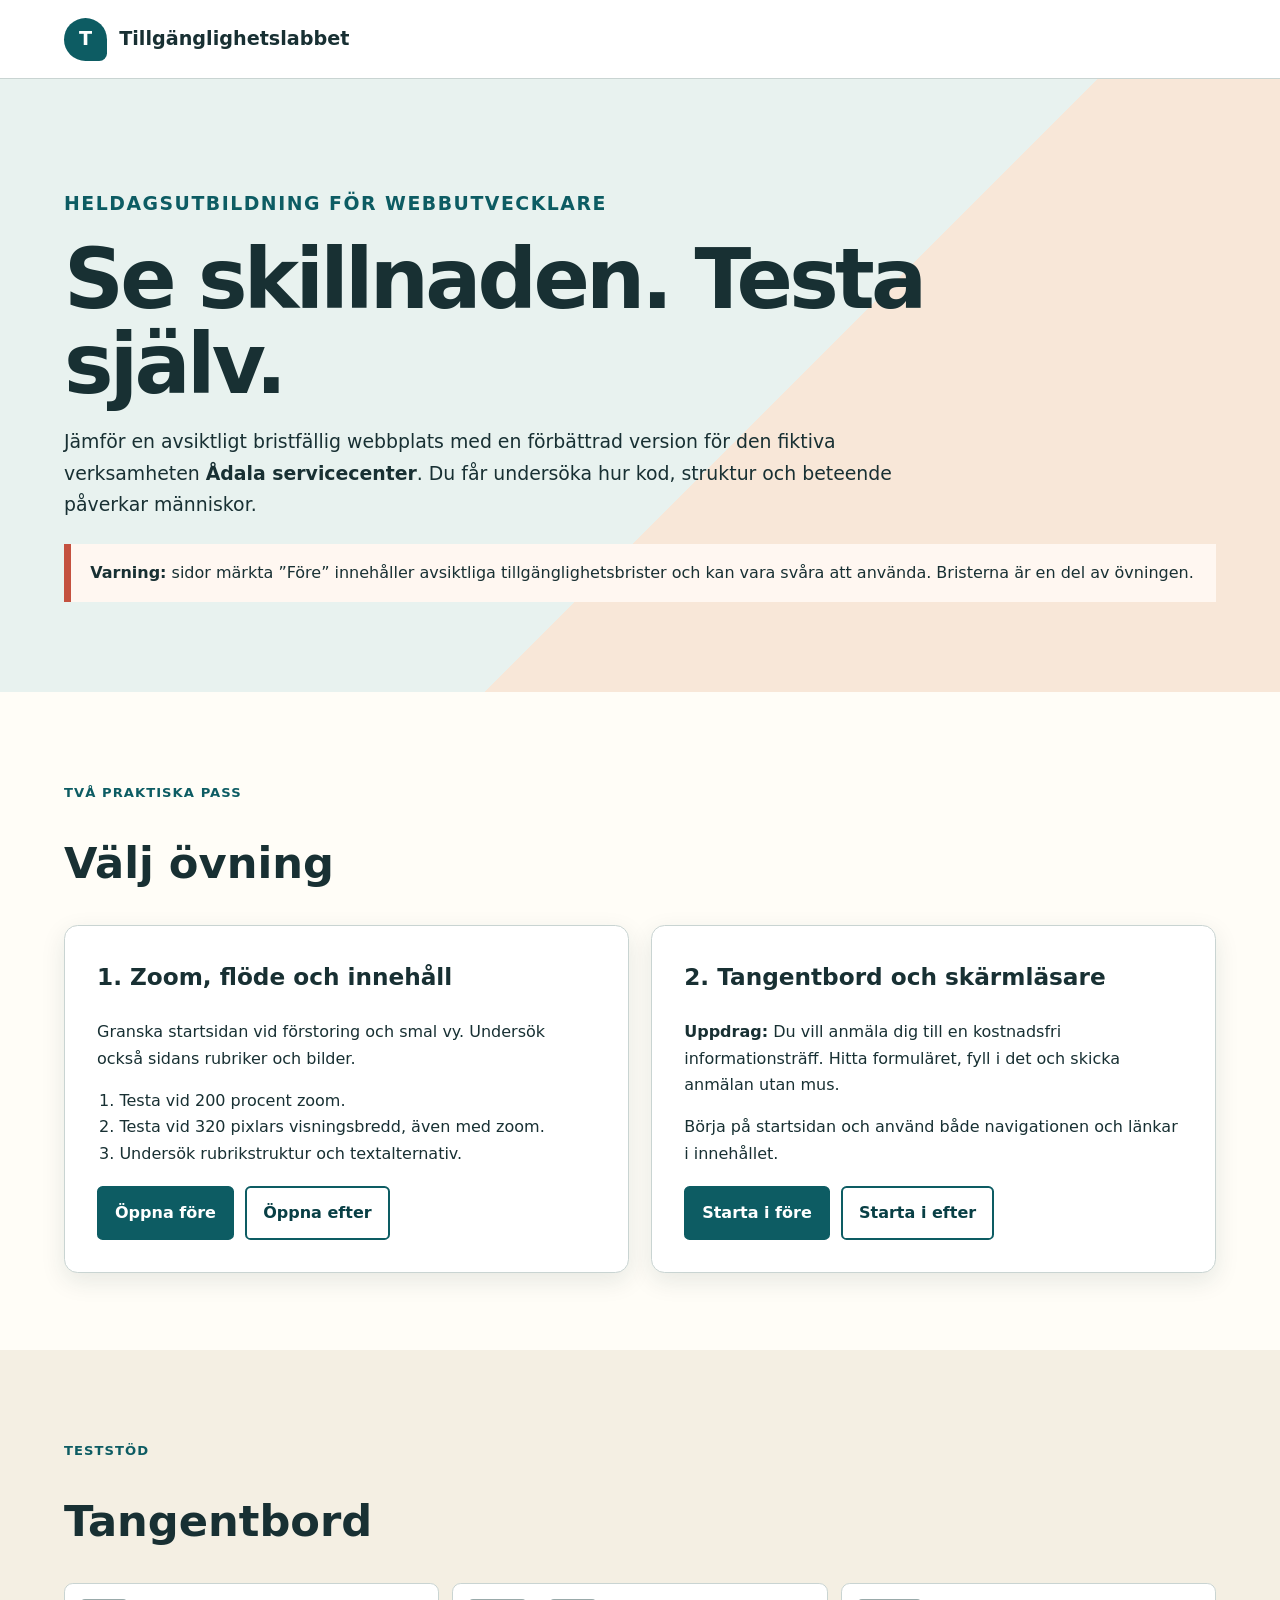
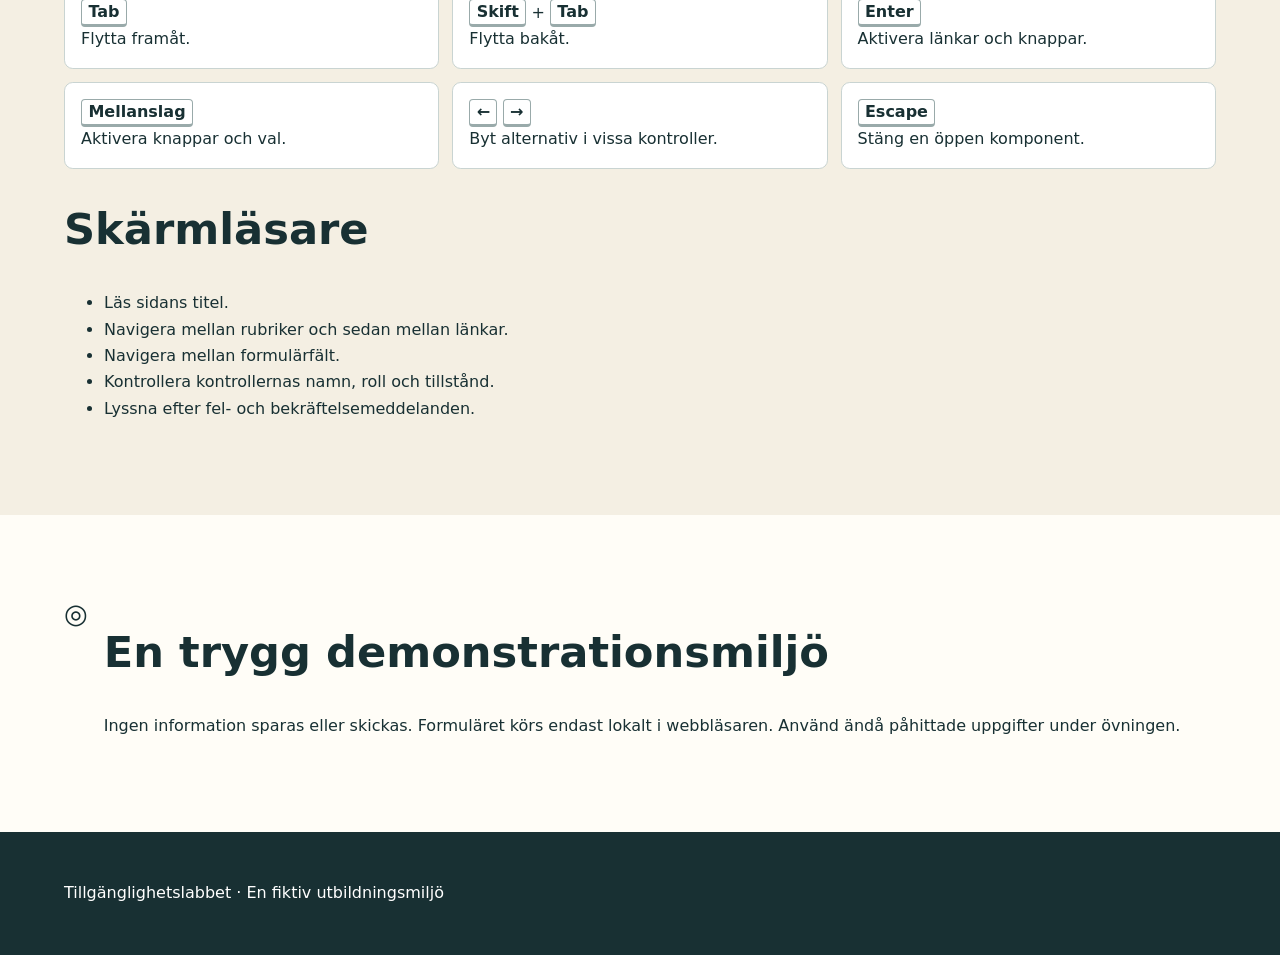
<file: index.html>
<!doctype html><html lang="sv"><head><meta charset="utf-8"><meta name="viewport" content="width=device-width,initial-scale=1"><meta name="robots" content="noindex, nofollow"><title>Träna digital tillgänglighet</title><meta name="description" content="Övningsmiljö för en heldagsutbildning i digital tillgänglighet."><link rel="stylesheet" href="assets/styles.css"><script src="assets/shared.js" defer></script></head><body>
<a class="skip" href="#main">Hoppa till huvudinnehållet</a><header class="site-header"><div class="wrap"><a class="brand" href="index.html"><span class="brand-mark" aria-hidden="true">T</span><span>Tillgänglighetslabbet</span></a></div></header>
<main id="main"><section class="hero"><div class="wrap"><p class="eyebrow">Heldagsutbildning för webbutvecklare</p><h1>Se skillnaden. Testa själv.</h1><p>Jämför en avsiktligt bristfällig webbplats med en förbättrad version för den fiktiva verksamheten <strong>Ådala servicecenter</strong>. Du får undersöka hur kod, struktur och beteende påverkar människor.</p><div class="notice" role="note"><strong>Varning:</strong> sidor märkta ”Före” innehåller avsiktliga tillgänglighetsbrister och kan vara svåra att använda. Bristerna är en del av övningen.</div></div></section>
<section class="section"><div class="wrap"><p class="eyebrow">Två praktiska pass</p><h2>Välj övning</h2><div class="cards"><article class="card"><h3>1. Zoom, flöde och innehåll</h3><p>Granska startsidan vid förstoring och smal vy. Undersök också sidans rubriker och bilder.</p><ol class="steps"><li>Testa vid 200 procent zoom.</li><li>Testa vid 320 pixlars visningsbredd, även med zoom.</li><li>Undersök rubrikstruktur och textalternativ.</li></ol><div class="actions"><a class="button" href="before/index.html">Öppna före</a><a class="button secondary" href="after/index.html">Öppna efter</a></div></article><article class="card"><h3>2. Tangentbord och skärmläsare</h3><p><strong>Uppdrag:</strong> Du vill anmäla dig till en kostnadsfri informationsträff. Hitta formuläret, fyll i det och skicka anmälan utan mus.</p><p>Börja på startsidan och använd både navigationen och länkar i innehållet.</p><div class="actions"><a class="button" href="before/index.html">Starta i före</a><a class="button secondary" href="after/index.html">Starta i efter</a></div></article></div></div></section>
<section class="section alt"><div class="wrap"><p class="eyebrow">Teststöd</p><h2>Tangentbord</h2><div class="key-grid"><div class="key"><kbd>Tab</kbd><br>Flytta framåt.</div><div class="key"><kbd>Skift</kbd> + <kbd>Tab</kbd><br>Flytta bakåt.</div><div class="key"><kbd>Enter</kbd><br>Aktivera länkar och knappar.</div><div class="key"><kbd>Mellanslag</kbd><br>Aktivera knappar och val.</div><div class="key"><kbd>←</kbd> <kbd>→</kbd><br>Byt alternativ i vissa kontroller.</div><div class="key"><kbd>Escape</kbd><br>Stäng en öppen komponent.</div></div><h2>Skärmläsare</h2><ul><li>Läs sidans titel.</li><li>Navigera mellan rubriker och sedan mellan länkar.</li><li>Navigera mellan formulärfält.</li><li>Kontrollera kontrollernas namn, roll och tillstånd.</li><li>Lyssna efter fel- och bekräftelsemeddelanden.</li></ul></div></section>
<section class="section"><div class="wrap privacy"><div class="privacy-icon" aria-hidden="true">◎</div><div><h2>En trygg demonstrationsmiljö</h2><p>Ingen information sparas eller skickas. Formuläret körs endast lokalt i webbläsaren. Använd ändå påhittade uppgifter under övningen.</p></div></div></section></main><footer class="site-footer"><div class="wrap"><p>Tillgänglighetslabbet · En fiktiv utbildningsmiljö</p></div></footer></body></html>
</file>
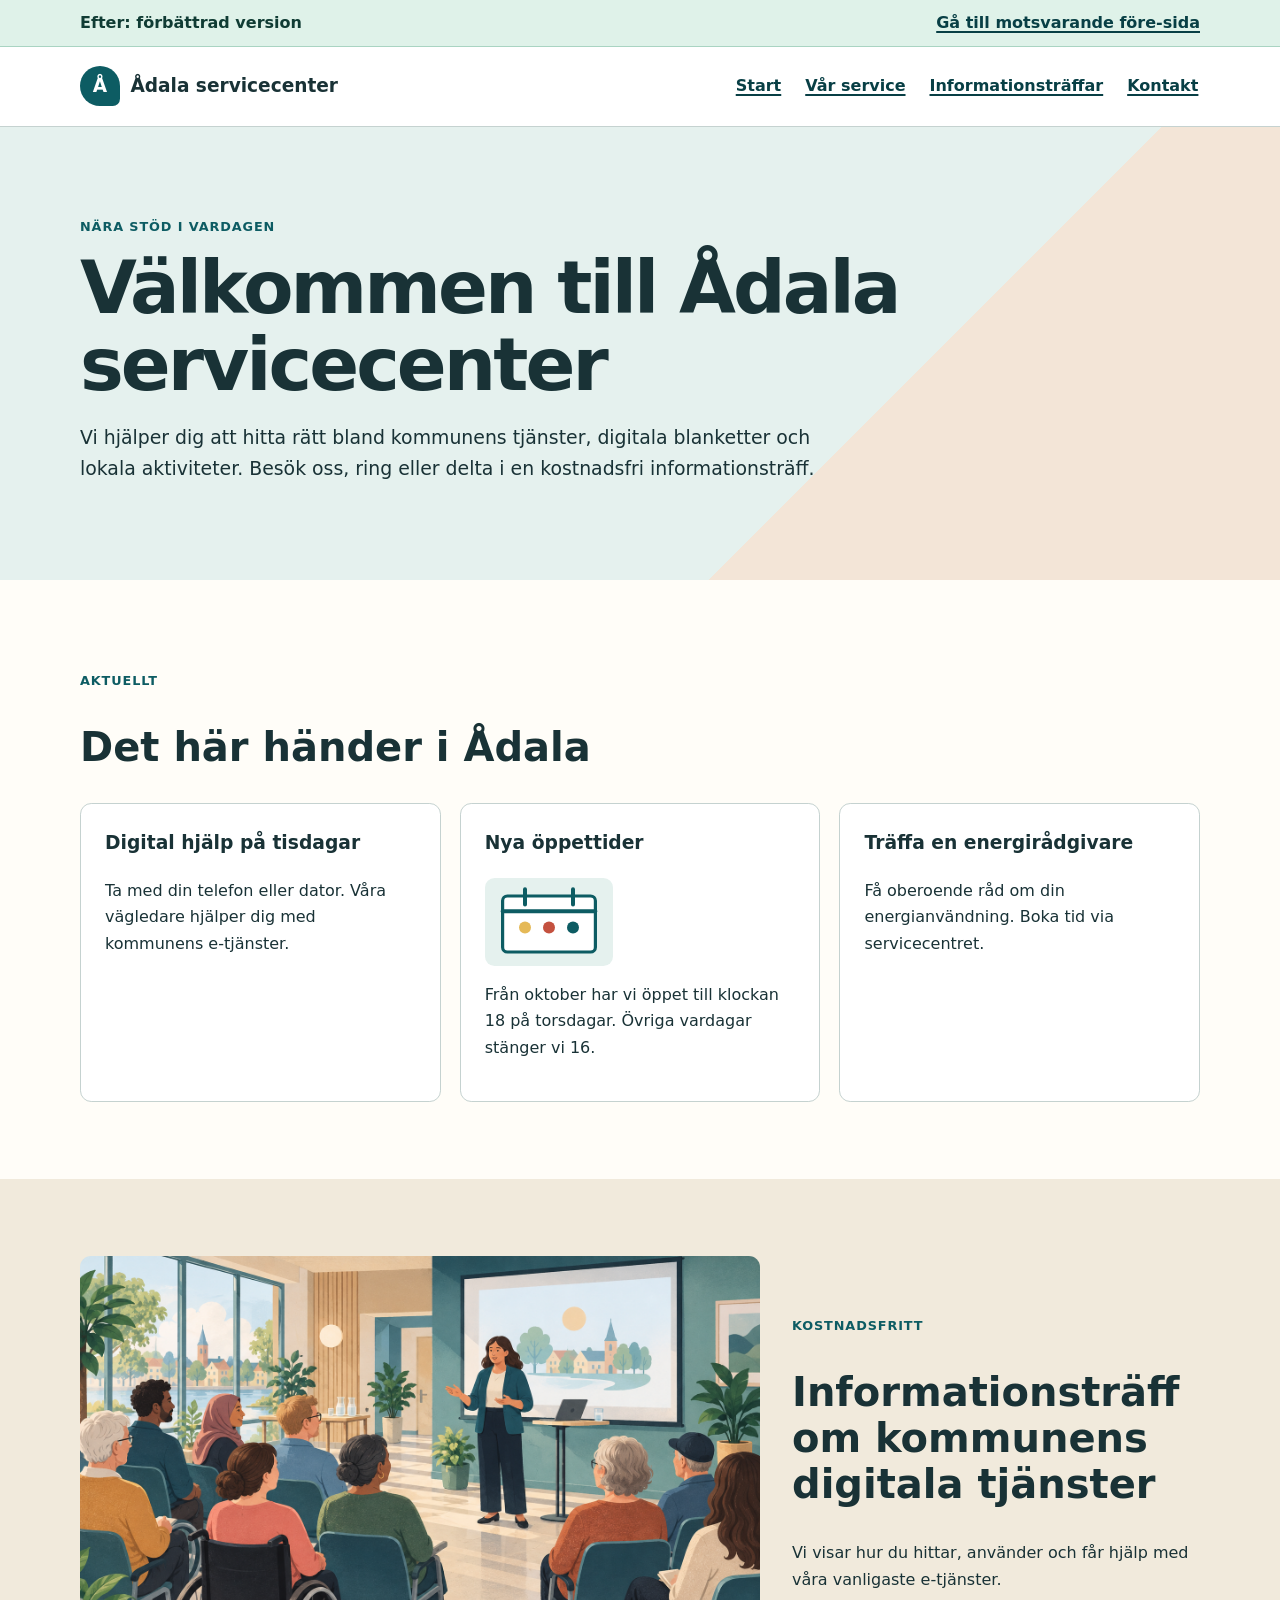
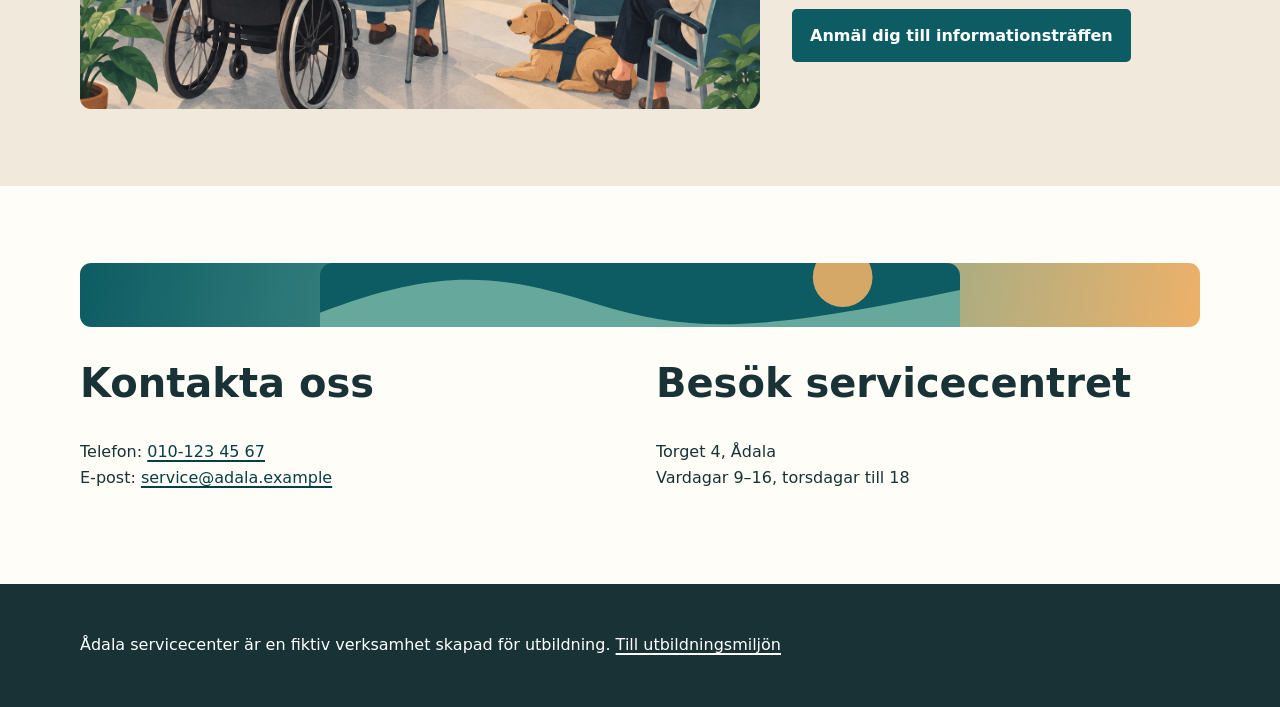
<file: after/index.html>
<!doctype html><html lang="sv"><head><meta charset="utf-8"><meta name="viewport" content="width=device-width,initial-scale=1"><meta name="robots" content="noindex, nofollow"><title>Ådala servicecenter – efter</title><link rel="stylesheet" href="styles.css"><link rel="stylesheet" href="../assets/demo-extras.css"><script src="../assets/shared.js" defer></script><script src="script.js" defer></script></head><body><a class="skip" href="#main">Hoppa till huvudinnehållet</a><div class="version"><div class="wrap"><span>Efter: förbättrad version</span><a href="../before/index.html">Gå till motsvarande före-sida</a></div></div><header class="header"><div class="wrap header-row"><a class="brand" href="index.html"><span class="mark" aria-hidden="true">Å</span><span>Ådala servicecenter</span></a><button class="menu-button" type="button" aria-expanded="false" aria-controls="main-menu">Meny</button><nav class="nav" id="main-menu" data-collapsible="true" aria-label="Huvudnavigation"><ul><li><a href="index.html" aria-current="page">Start</a></li><li><a href="#service">Vår service</a></li><li><a href="formular/index.html">Informationsträffar</a></li><li><a href="#kontakt">Kontakt</a></li></ul></nav></div></header><main id="main"><section class="hero"><div class="wrap"><p class="eyebrow">Nära stöd i vardagen</p><h1>Välkommen till Ådala servicecenter</h1><p class="lead">Vi hjälper dig att hitta rätt bland kommunens tjänster, digitala blanketter och lokala aktiviteter. Besök oss, ring eller delta i en kostnadsfri informationsträff.</p></div></section><section class="section" id="service"><div class="wrap"><p class="eyebrow">Aktuellt</p><h2>Det här händer i Ådala</h2><div class="grid"><article class="card"><h3>Digital hjälp på tisdagar</h3><p>Ta med din telefon eller dator. Våra vägledare hjälper dig med kommunens e-tjänster.</p></article><article class="card"><h3>Nya öppettider</h3><img class="mini-graphic" src="../assets/oppettider.svg" alt="Kalender där torsdag kväll är markerad."><p>Från oktober har vi öppet till klockan 18 på torsdagar. Övriga vardagar stänger vi 16.</p></article><article class="card"><h3>Träffa en energi­rådgivare</h3><p>Få oberoende råd om din energianvändning. Boka tid via servicecentret.</p></article></div></div></section><section class="section alt"><div class="wrap image-layout"><img src="../assets/informationstraff.png" alt="Besökare lyssnar på en presentation under en informationsträff i Ådala."><div><p class="eyebrow">Kostnadsfritt</p><h2>Informationsträff om kommunens digitala tjänster</h2><p>Vi visar hur du hittar, använder och får hjälp med våra vanligaste e-tjänster.</p><a class="button" href="formular/index.html">Anmäl dig till informationsträffen</a></div></div></section><section class="section"><div class="wrap"><img class="decorative" src="../assets/dekor.svg" alt=""><div class="contact" id="kontakt"><div><h2>Kontakta oss</h2><p>Telefon: <a href="tel:+46101234567">010-123 45 67</a><br>E-post: <a href="mailto:service@adala.example">service@adala.example</a></p></div><div><h2>Besök servicecentret</h2><p>Torget 4, Ådala<br>Vardagar 9–16, torsdagar till 18</p></div></div></div></section></main><footer class="footer"><div class="wrap"><p>Ådala servicecenter är en fiktiv verksamhet skapad för utbildning. <a href="../index.html">Till utbildningsmiljön</a></p></div></footer></body></html>
</file>
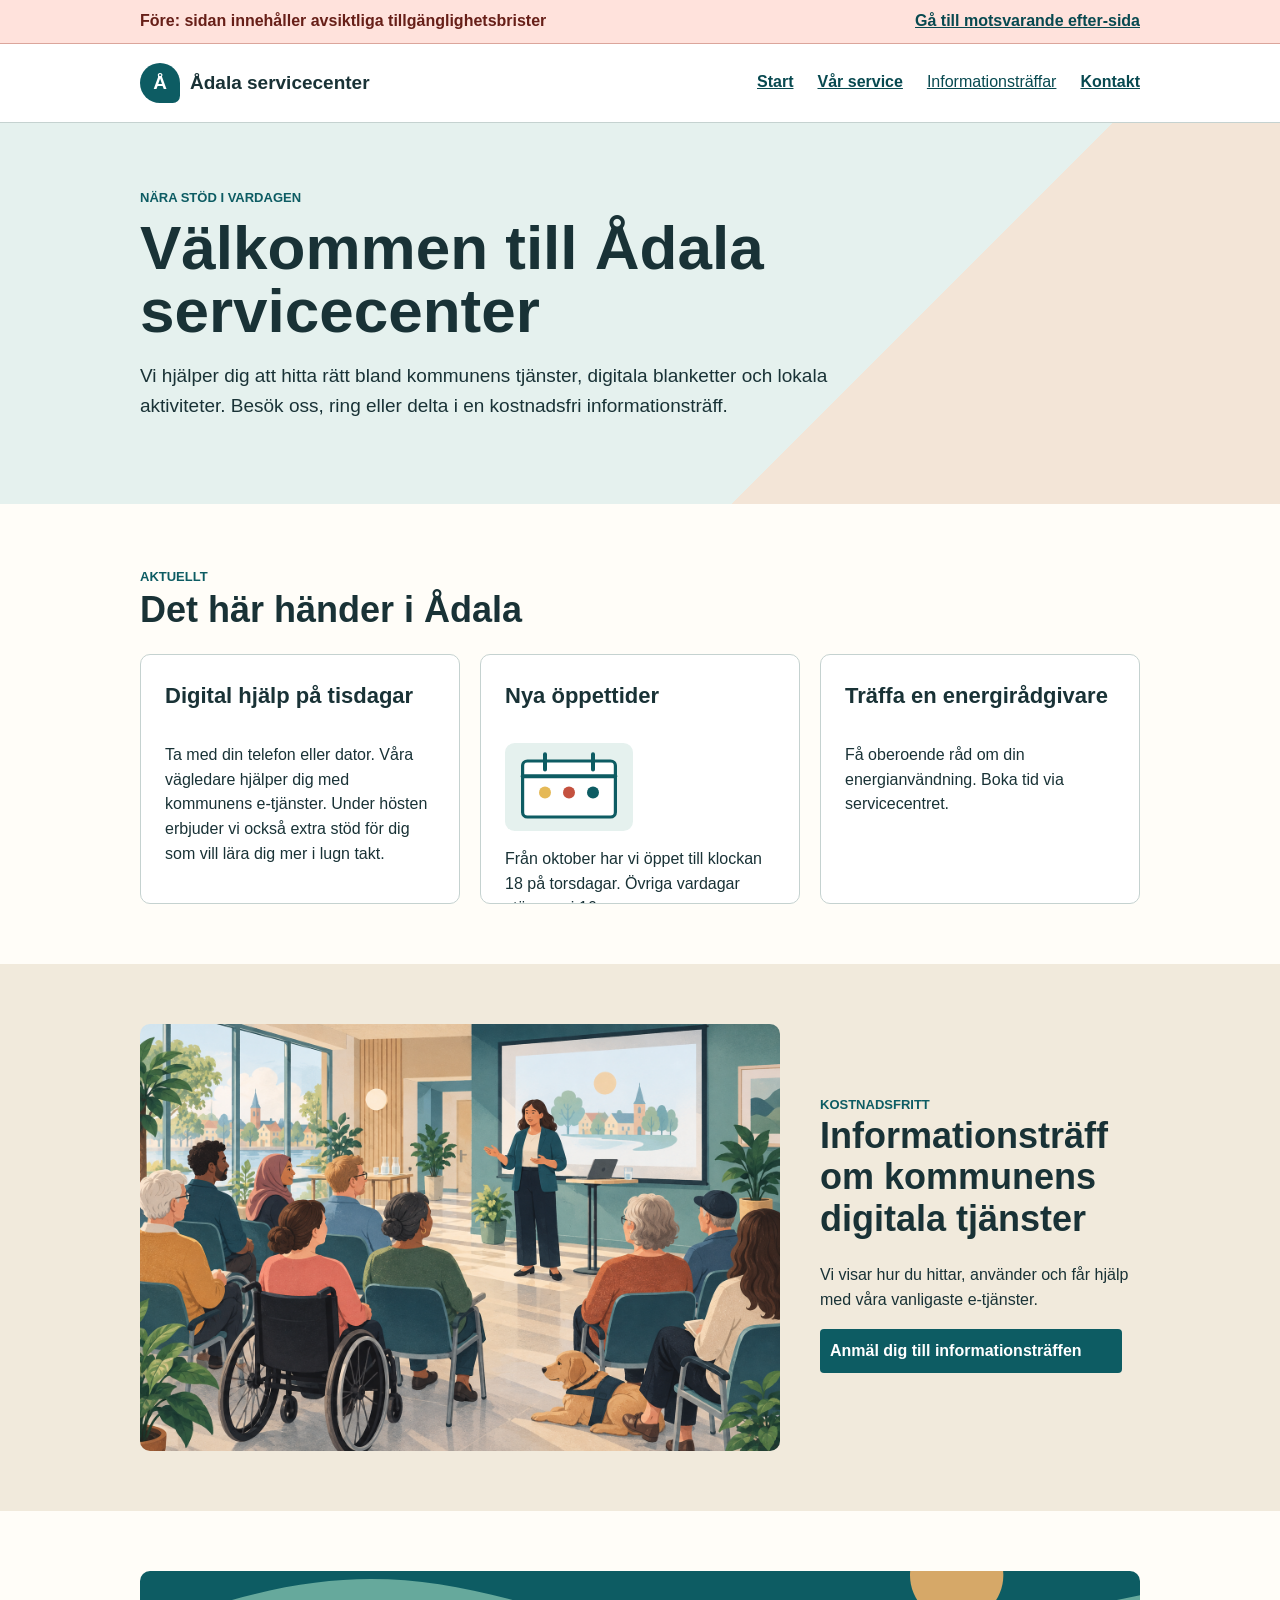
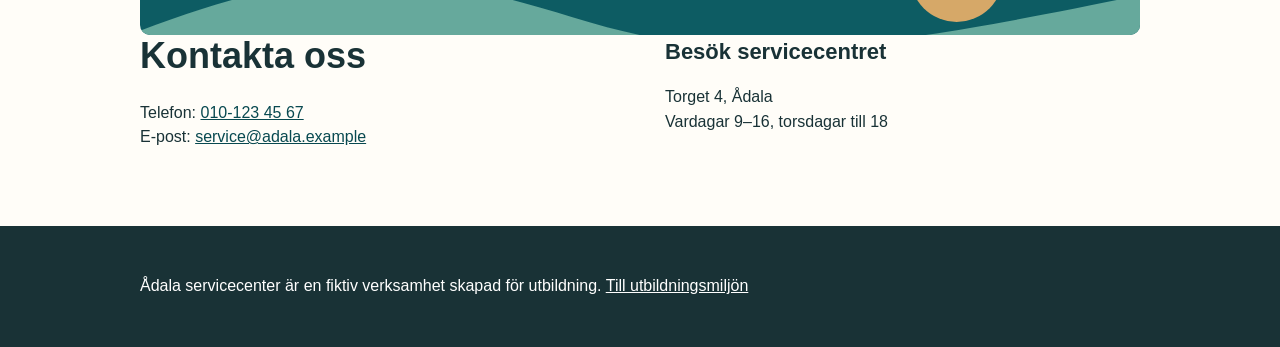
<file: before/index.html>
<!doctype html><html lang="sv"><head><meta charset="utf-8"><meta name="viewport" content="width=device-width,initial-scale=1"><meta name="robots" content="noindex, nofollow"><title>Ådala servicecenter – före</title><link rel="stylesheet" href="styles.css"><link rel="stylesheet" href="../assets/demo-extras.css"><script src="script.js" defer></script></head><body><div class="version"><div class="wrap"><span>Före: sidan innehåller avsiktliga tillgänglighetsbrister</span><a href="../after/index.html">Gå till motsvarande efter-sida</a></div></div><div class="header"><div class="wrap header-row"><a class="brand" href="index.html"><span class="mark">Å</span><span>Ådala servicecenter</span></a><div class="nav"><ul><li><a href="index.html">Start</a></li><li><a href="#service">Vår service</a></li><li class="menu-hover"><span class="fake-link" onclick="location.href='formular/index.html'">Informationsträffar</span><div class="mouse-menu"><a href="formular/index.html">Kommande träffar</a></div></li><li><a href="#kontakt">Kontakt</a></li></ul></div></div></div><div class="hero"><div class="wrap"><div class="eyebrow">Nära stöd i vardagen</div><h1 class="title-like">Välkommen till Ådala servicecenter</h1><p class="lead">Vi hjälper dig att hitta rätt bland kommunens tjänster, digitala blanketter och lokala aktiviteter. Besök oss, ring eller delta i en kostnadsfri informationsträff.</p></div></div><main><div class="section" id="service"><div class="wrap"><span class="eyebrow">Aktuellt</span><h3 class="heading-like">Det här händer i Ådala</h3><div class="grid"><div class="card"><h4>Digital hjälp på tisdagar</h4><p>Ta med din telefon eller dator. Våra vägledare hjälper dig med kommunens e-tjänster. Under hösten erbjuder vi också extra stöd för dig som vill lära dig mer i lugn takt.</p></div><div class="card"><h4>Nya öppettider</h4><img class="mini-graphic" src="../assets/oppettider.svg" alt="Bild"><p>Från oktober har vi öppet till klockan 18 på torsdagar. Övriga vardagar stänger vi 16.</p></div><div class="card"><h4>Träffa en energi­rådgivare</h4><p>Få oberoende råd om din energianvändning. Boka tid via servicecentret.</p></div></div></div></div><div class="section alt"><div class="wrap image-layout"><img src="../assets/informationstraff.png" alt="Informationsträff om kommunens digitala tjänster"><div><div class="eyebrow">Kostnadsfritt</div><h3 class="heading-like">Informationsträff om kommunens digitala tjänster</h3><p>Vi visar hur du hittar, använder och får hjälp med våra vanligaste e-tjänster.</p><a class="action" href="formular/index.html">Anmäl dig till informationsträffen</a></div></div></div><div class="section"><div class="wrap"><img class="decorative" src="../assets/dekor.svg" alt="Dekorativ turkos, grön och orange färgplatta"><div class="contact" id="kontakt"><div><h3 class="heading-like">Kontakta oss</h3><p>Telefon: <a href="tel:+46101234567">010-123 45 67</a><br>E-post: <a href="mailto:service@adala.example">service@adala.example</a></p></div><div><h4 class="subheading-like">Besök servicecentret</h4><p>Torget 4, Ådala<br>Vardagar 9–16, torsdagar till 18</p></div></div></div></div></main><div class="footer"><div class="wrap"><p>Ådala servicecenter är en fiktiv verksamhet skapad för utbildning. <a href="../index.html">Till utbildningsmiljön</a></p></div></div></body></html>
</file>
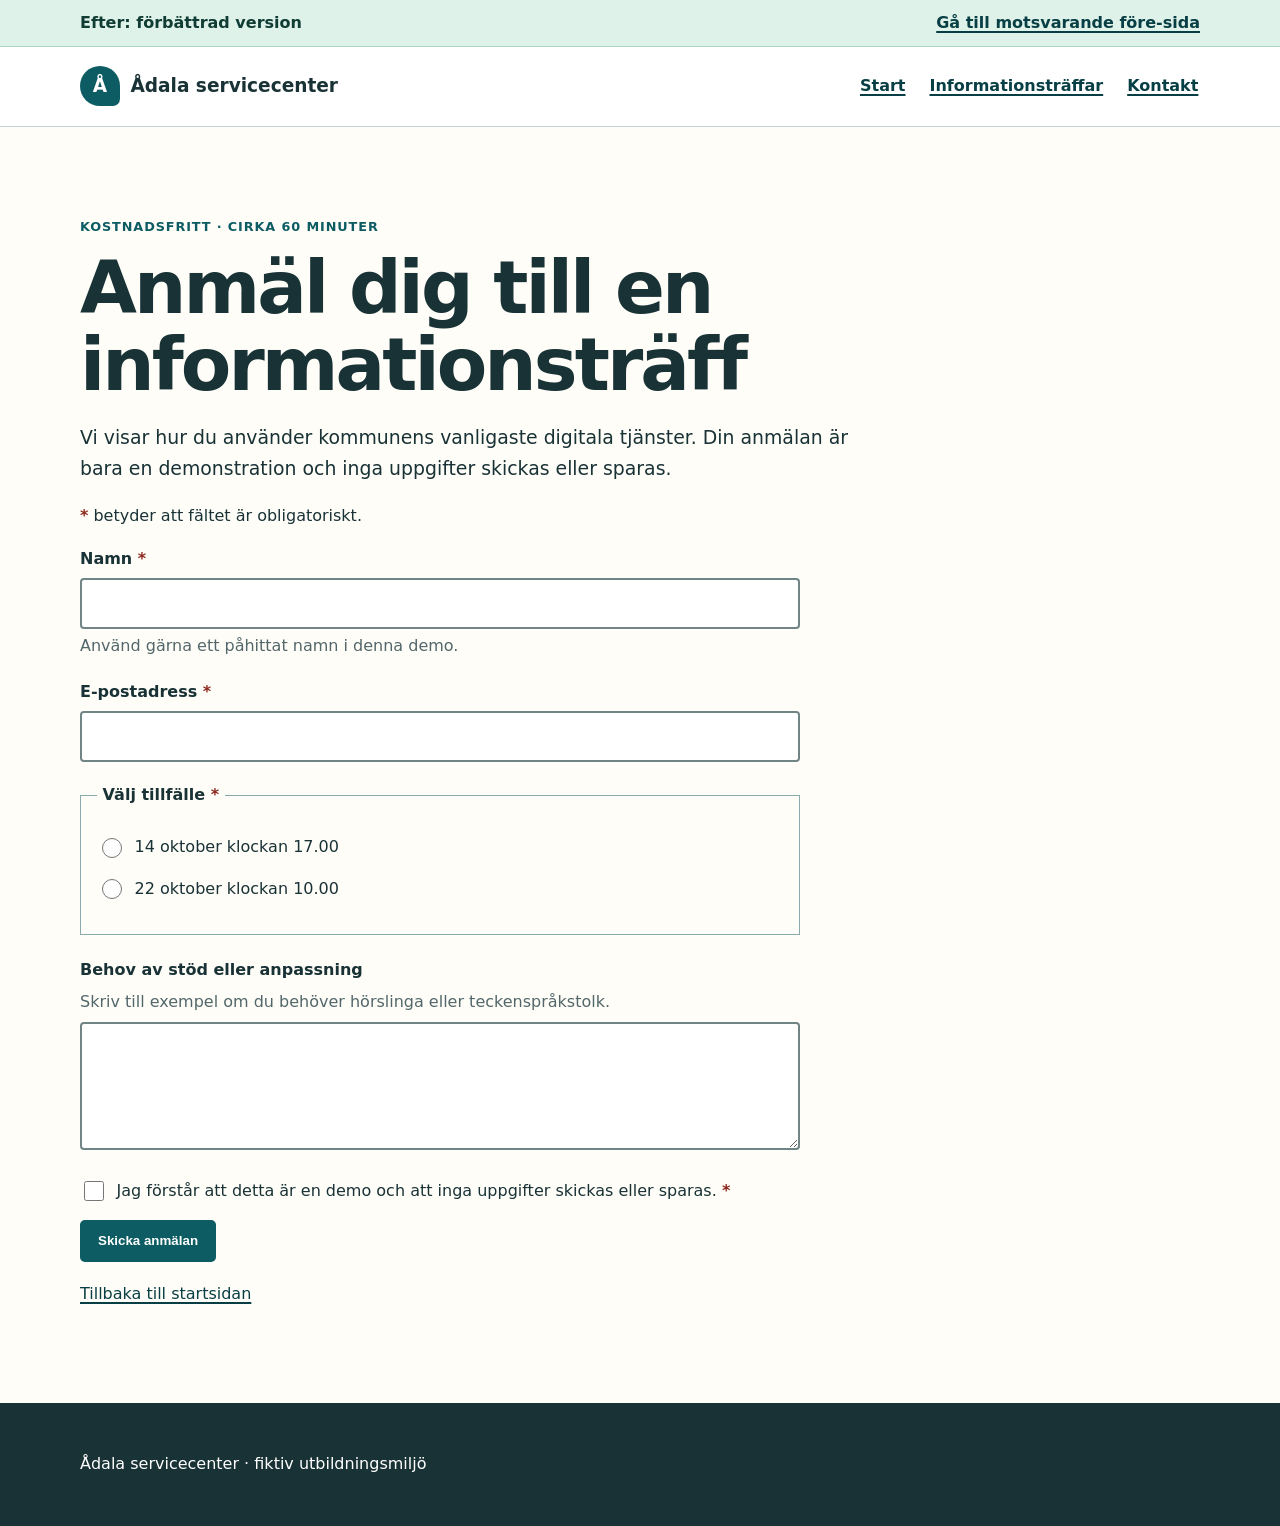
<file: after/formular/index.html>
<!doctype html><html lang="sv"><head><meta charset="utf-8"><meta name="viewport" content="width=device-width,initial-scale=1"><meta name="robots" content="noindex, nofollow"><title>Anmälan till informationsträff – efter</title><link rel="stylesheet" href="../styles.css"><link rel="stylesheet" href="../../assets/demo-extras.css"><script src="../../assets/shared.js" defer></script><script src="../script.js" defer></script></head><body><a class="skip" href="#main">Hoppa till huvudinnehållet</a><div class="version"><div class="wrap"><span>Efter: förbättrad version</span><a href="../../before/formular/index.html">Gå till motsvarande före-sida</a></div></div><header class="header"><div class="wrap header-row"><a class="brand" href="../index.html"><span class="mark" aria-hidden="true">Å</span><span>Ådala servicecenter</span></a><nav class="nav" aria-label="Huvudnavigation"><ul><li><a href="../index.html">Start</a></li><li><a href="index.html" aria-current="page">Informationsträffar</a></li><li><a href="../index.html#kontakt">Kontakt</a></li></ul></nav></div></header><main id="main" class="section"><div class="wrap"><p class="eyebrow">Kostnadsfritt · cirka 60 minuter</p><h1>Anmäl dig till en informationsträff</h1><p class="lead">Vi visar hur du använder kommunens vanligaste digitala tjänster. Din anmälan är bara en demonstration och inga uppgifter skickas eller sparas.</p><p><span class="required" aria-hidden="true">*</span> betyder att fältet är obligatoriskt.</p><div id="error-summary" class="error-summary hidden" tabindex="-1" role="alert" aria-labelledby="error-heading"><h2 id="error-heading">Kontrollera formuläret</h2><ul id="error-list"></ul></div><form id="signup" novalidate><div class="field"><label for="name">Namn <span class="required" aria-hidden="true">*</span><span class="visually-hidden"> (obligatoriskt)</span></label><input id="name" name="name" autocomplete="name" required aria-describedby="name-hint"><span class="hint" id="name-hint">Använd gärna ett påhittat namn i denna demo.</span></div><div class="field"><label for="email">E-postadress <span class="required" aria-hidden="true">*</span><span class="visually-hidden"> (obligatoriskt)</span></label><input id="email" name="email" type="email" autocomplete="email" required></div><fieldset><legend>Välj tillfälle <span class="required" aria-hidden="true">*</span><span class="visually-hidden"> (obligatoriskt)</span></legend><div class="choice"><input id="date-1" name="date" type="radio" value="14 oktober" required><label for="date-1">14 oktober klockan 17.00</label></div><div class="choice"><input id="date-2" name="date" type="radio" value="22 oktober"><label for="date-2">22 oktober klockan 10.00</label></div></fieldset><div class="field"><label for="support">Behov av stöd eller anpassning</label><span class="hint" id="support-hint">Skriv till exempel om du behöver hörslinga eller teckenspråkstolk.</span><textarea id="support" name="support" aria-describedby="support-hint"></textarea></div><div class="choice"><input id="terms" name="terms" type="checkbox" required><label for="terms">Jag förstår att detta är en demo och att inga uppgifter skickas eller sparas. <span class="required" aria-hidden="true">*</span><span class="visually-hidden"> (obligatoriskt)</span></label></div><button class="button" type="submit">Skicka anmälan</button></form><div id="success" class="success hidden" role="status" tabindex="-1"><h2>Anmälan är klar</h2><p>Tack! Detta var en demonstration. Inga uppgifter har skickats eller sparats.</p></div><p class="back"><a href="../index.html">Tillbaka till startsidan</a></p></div></main><footer class="footer"><div class="wrap"><p>Ådala servicecenter · fiktiv utbildningsmiljö</p></div></footer><script src="form.js"></script></body></html>
</file>
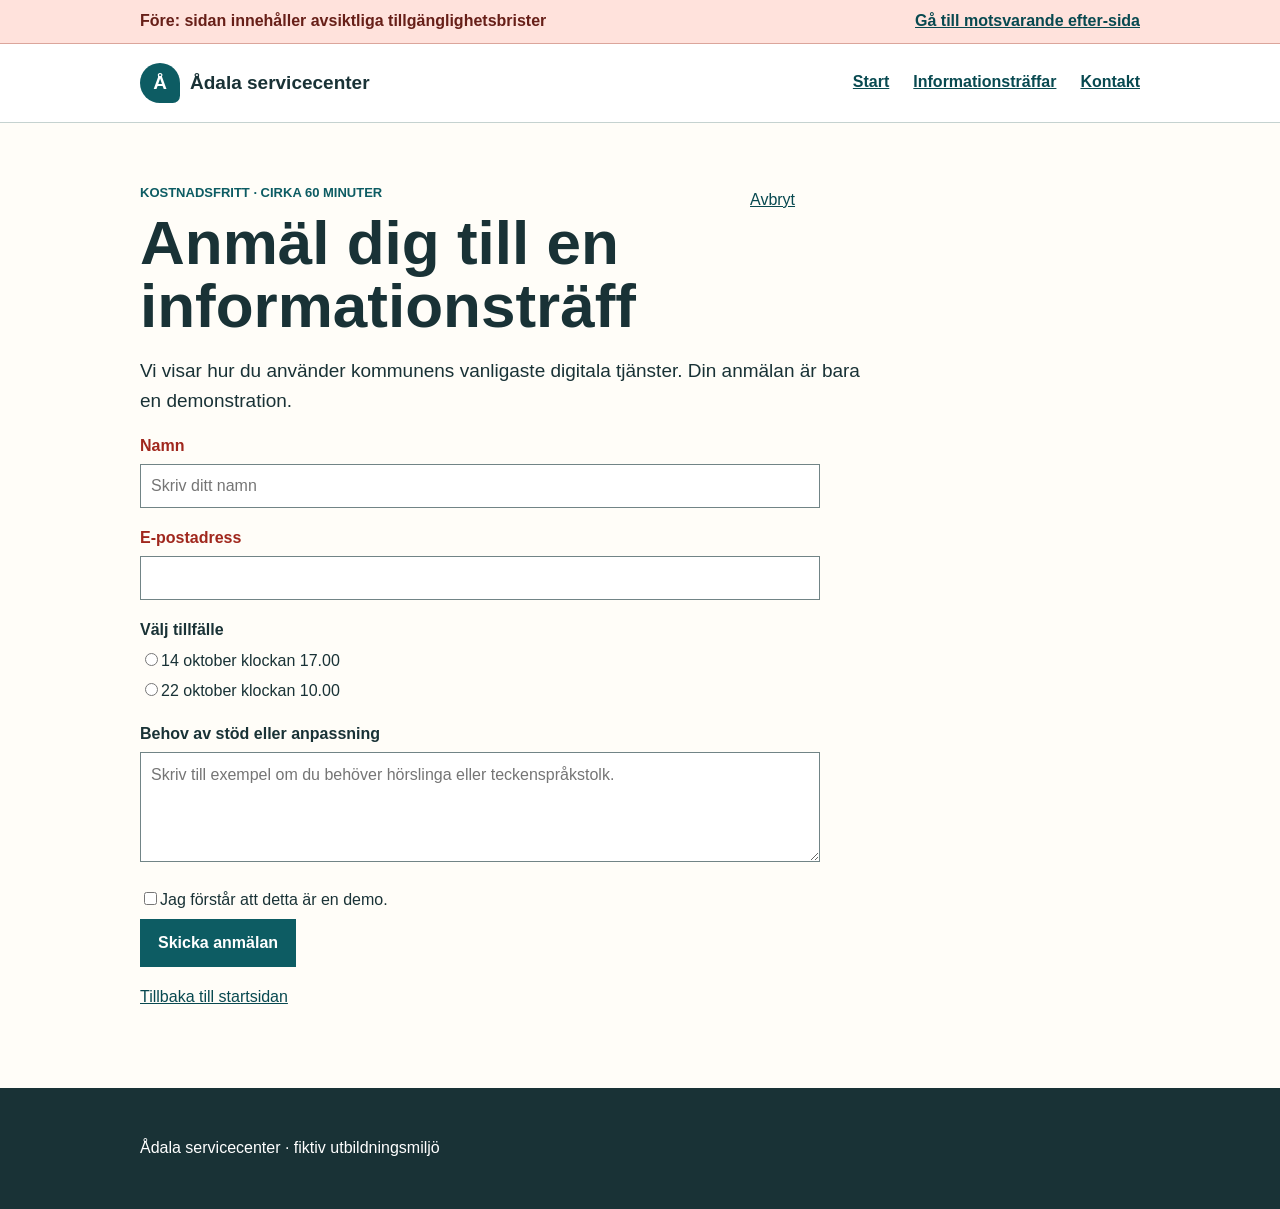
<file: before/formular/index.html>
<!doctype html><html lang="sv"><head><meta charset="utf-8"><meta name="viewport" content="width=device-width,initial-scale=1"><meta name="robots" content="noindex, nofollow"><title>Anmälan – Ådala</title><link rel="stylesheet" href="../styles.css"><link rel="stylesheet" href="../../assets/demo-extras.css"></head><body><div class="version"><div class="wrap"><span>Före: sidan innehåller avsiktliga tillgänglighetsbrister</span><a href="../../after/formular/index.html">Gå till motsvarande efter-sida</a></div></div><div class="header"><div class="wrap header-row"><a class="brand" href="../index.html"><span class="mark">Å</span><span>Ådala servicecenter</span></a><div class="nav"><ul><li><a href="../index.html">Start</a></li><li><a href="index.html">Informationsträffar</a></li><li><a href="../index.html#kontakt">Kontakt</a></li></ul></div></div></div><main class="section"><div class="wrap"><div class="eyebrow">Kostnadsfritt · cirka 60 minuter</div><div class="title-like">Anmäl dig till en informationsträff</div><p class="lead">Vi visar hur du använder kommunens vanligaste digitala tjänster. Din anmälan är bara en demonstration.</p><form id="signup"><div class="field required"><label>Namn</label><input id="name" name="name" placeholder="Skriv ditt namn"></div><div class="field required"><label for="email">E-postadress</label><input id="email" name="email" type="text"></div><div class="field"><span class="label">Välj tillfälle</span><div class="choice"><input id="date-1" name="date" type="radio" value="14 oktober"><span>14 oktober klockan 17.00</span></div><div class="choice"><input id="date-2" name="date" type="radio" value="22 oktober"><span>22 oktober klockan 10.00</span></div></div><div class="field"><label for="support">Behov av stöd eller anpassning</label><textarea id="support" name="support" placeholder="Skriv till exempel om du behöver hörslinga eller teckenspråkstolk."></textarea></div><div class="choice"><input id="terms" name="terms" type="checkbox"><span>Jag förstår att detta är en demo.</span></div><button class="send" type="submit" aria-label="Bekräfta och slutför bokning">Skicka anmälan</button><a class="early" href="../index.html" tabindex="1">Avbryt</a></form><div id="errors" class="error-box hidden">Något saknas. Kontrollera formuläret och försök igen.</div><div id="success" class="success hidden"><b>Tack!</b> Din demoanmälan är klar. Inga uppgifter har skickats eller sparats.</div><p class="back"><a href="../index.html">Tillbaka till startsidan</a></p></div></main><div class="footer"><div class="wrap"><p>Ådala servicecenter · fiktiv utbildningsmiljö</p></div></div><script src="form.js"></script></body></html>
</file>
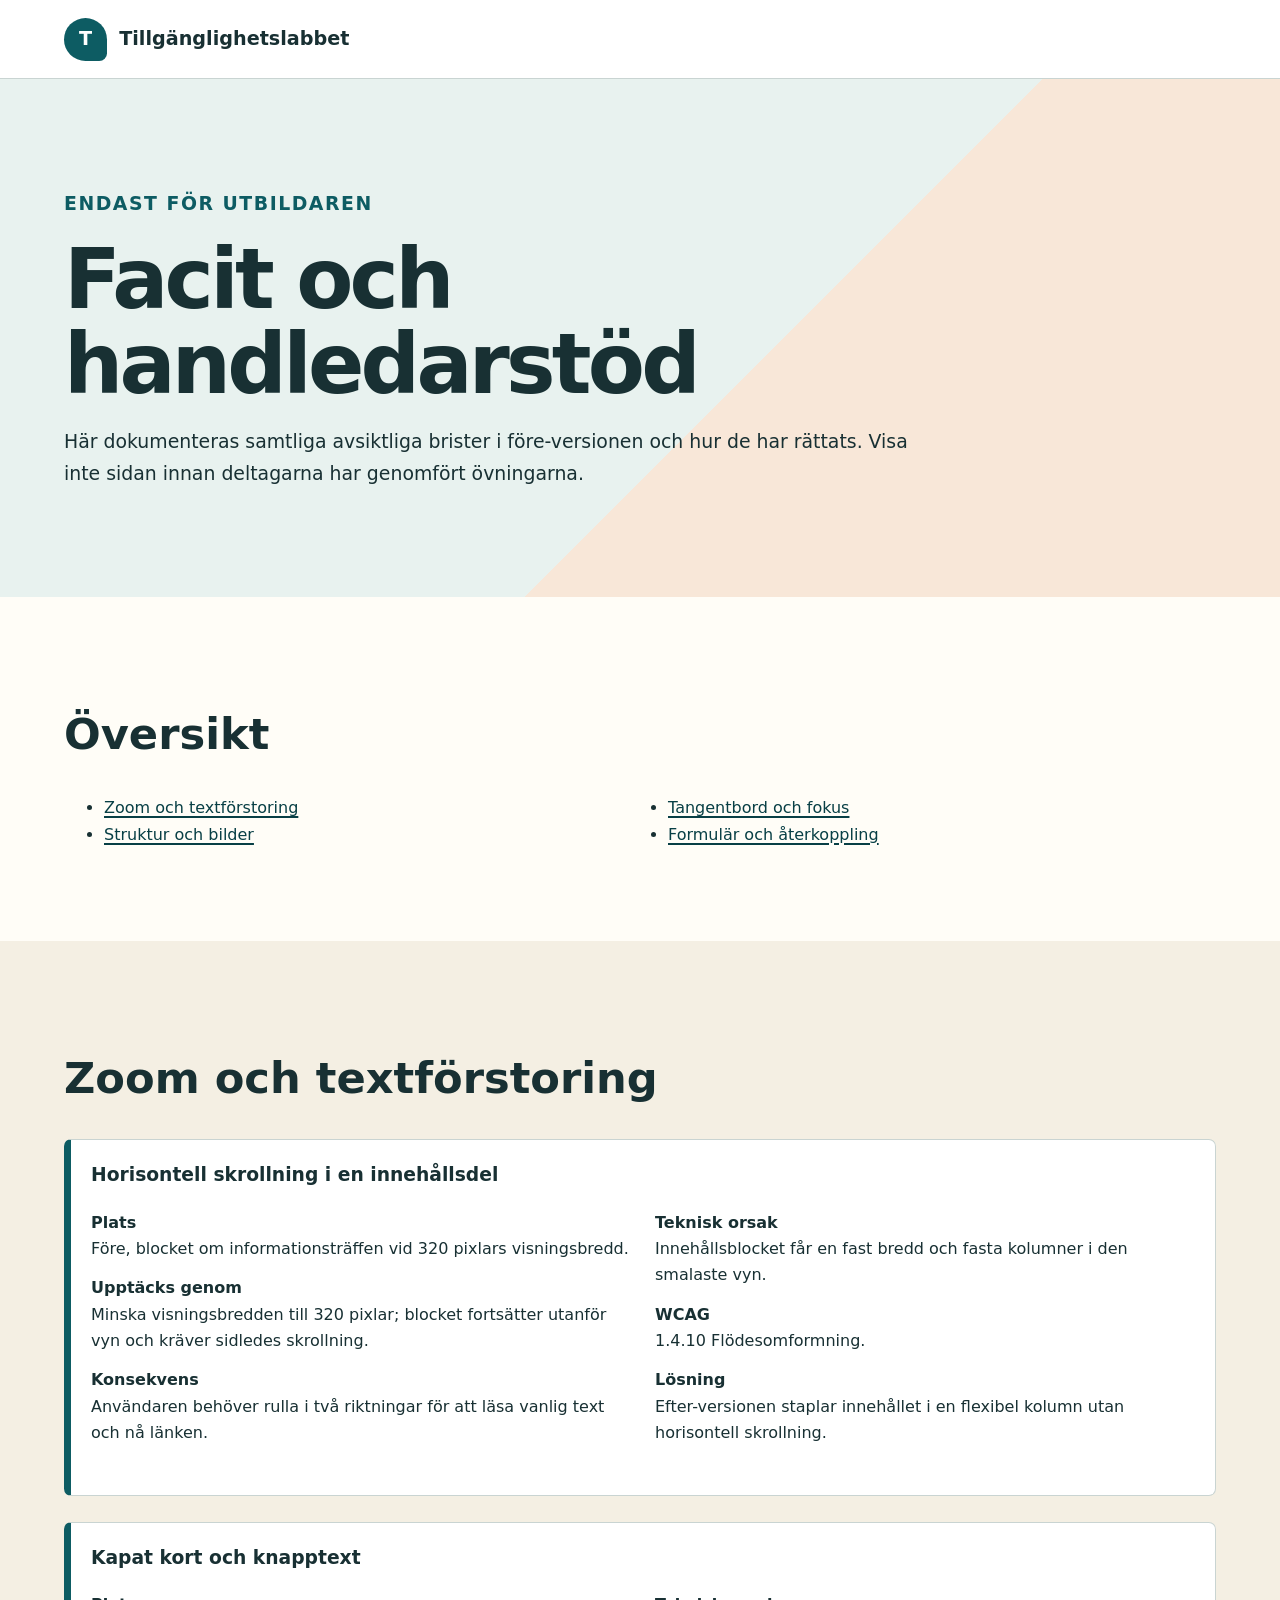
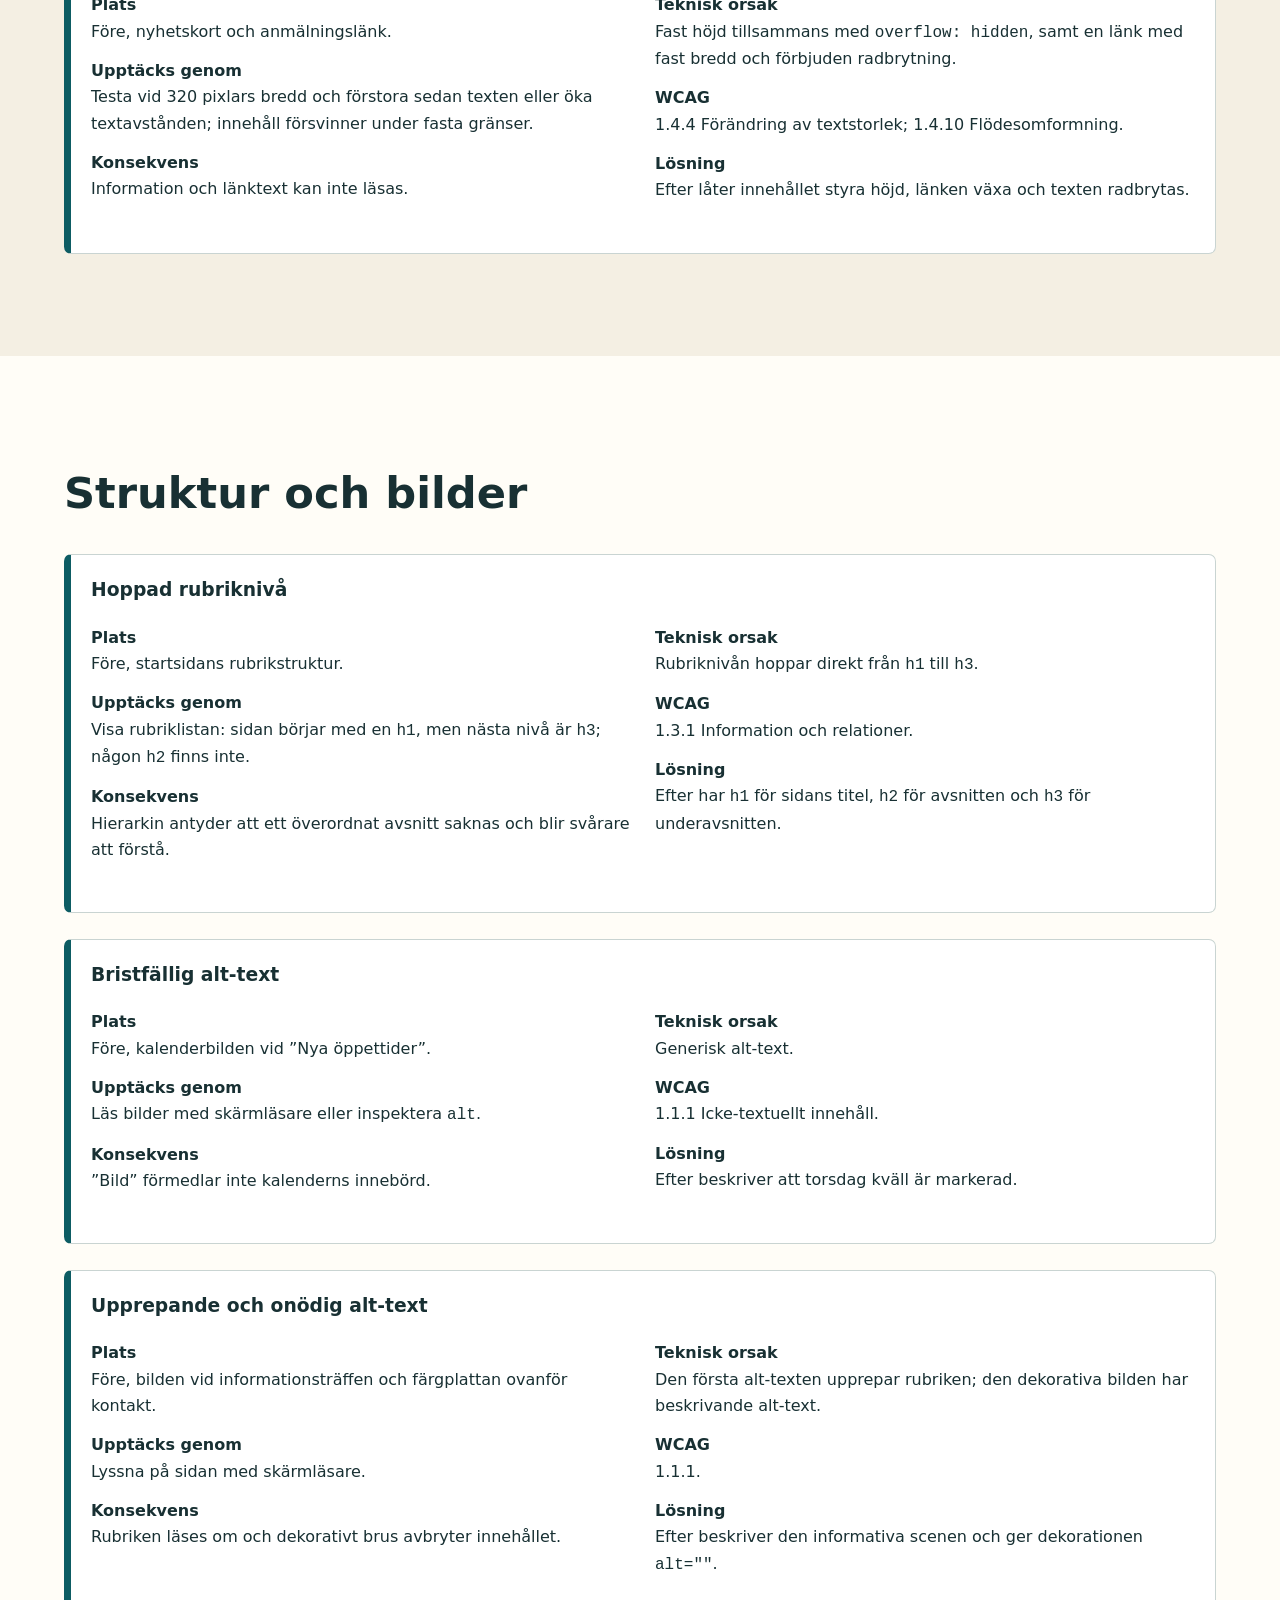
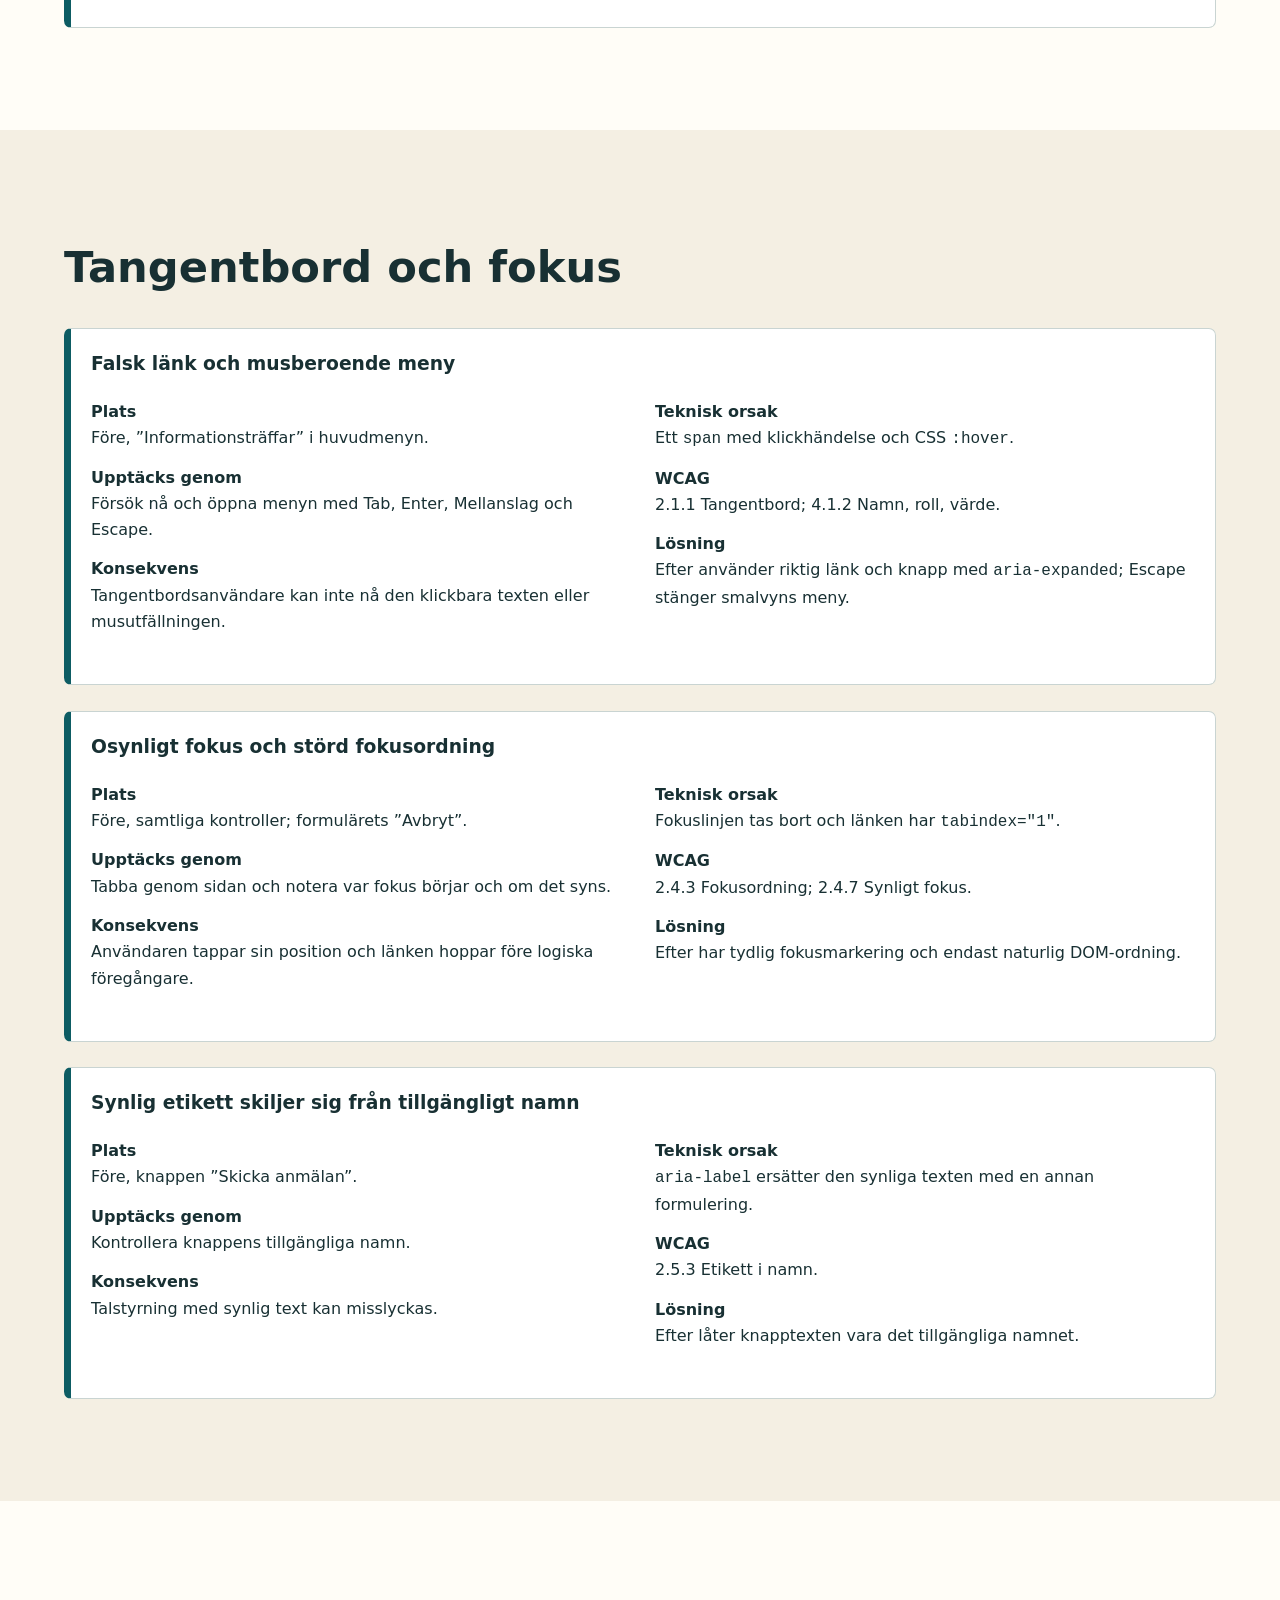
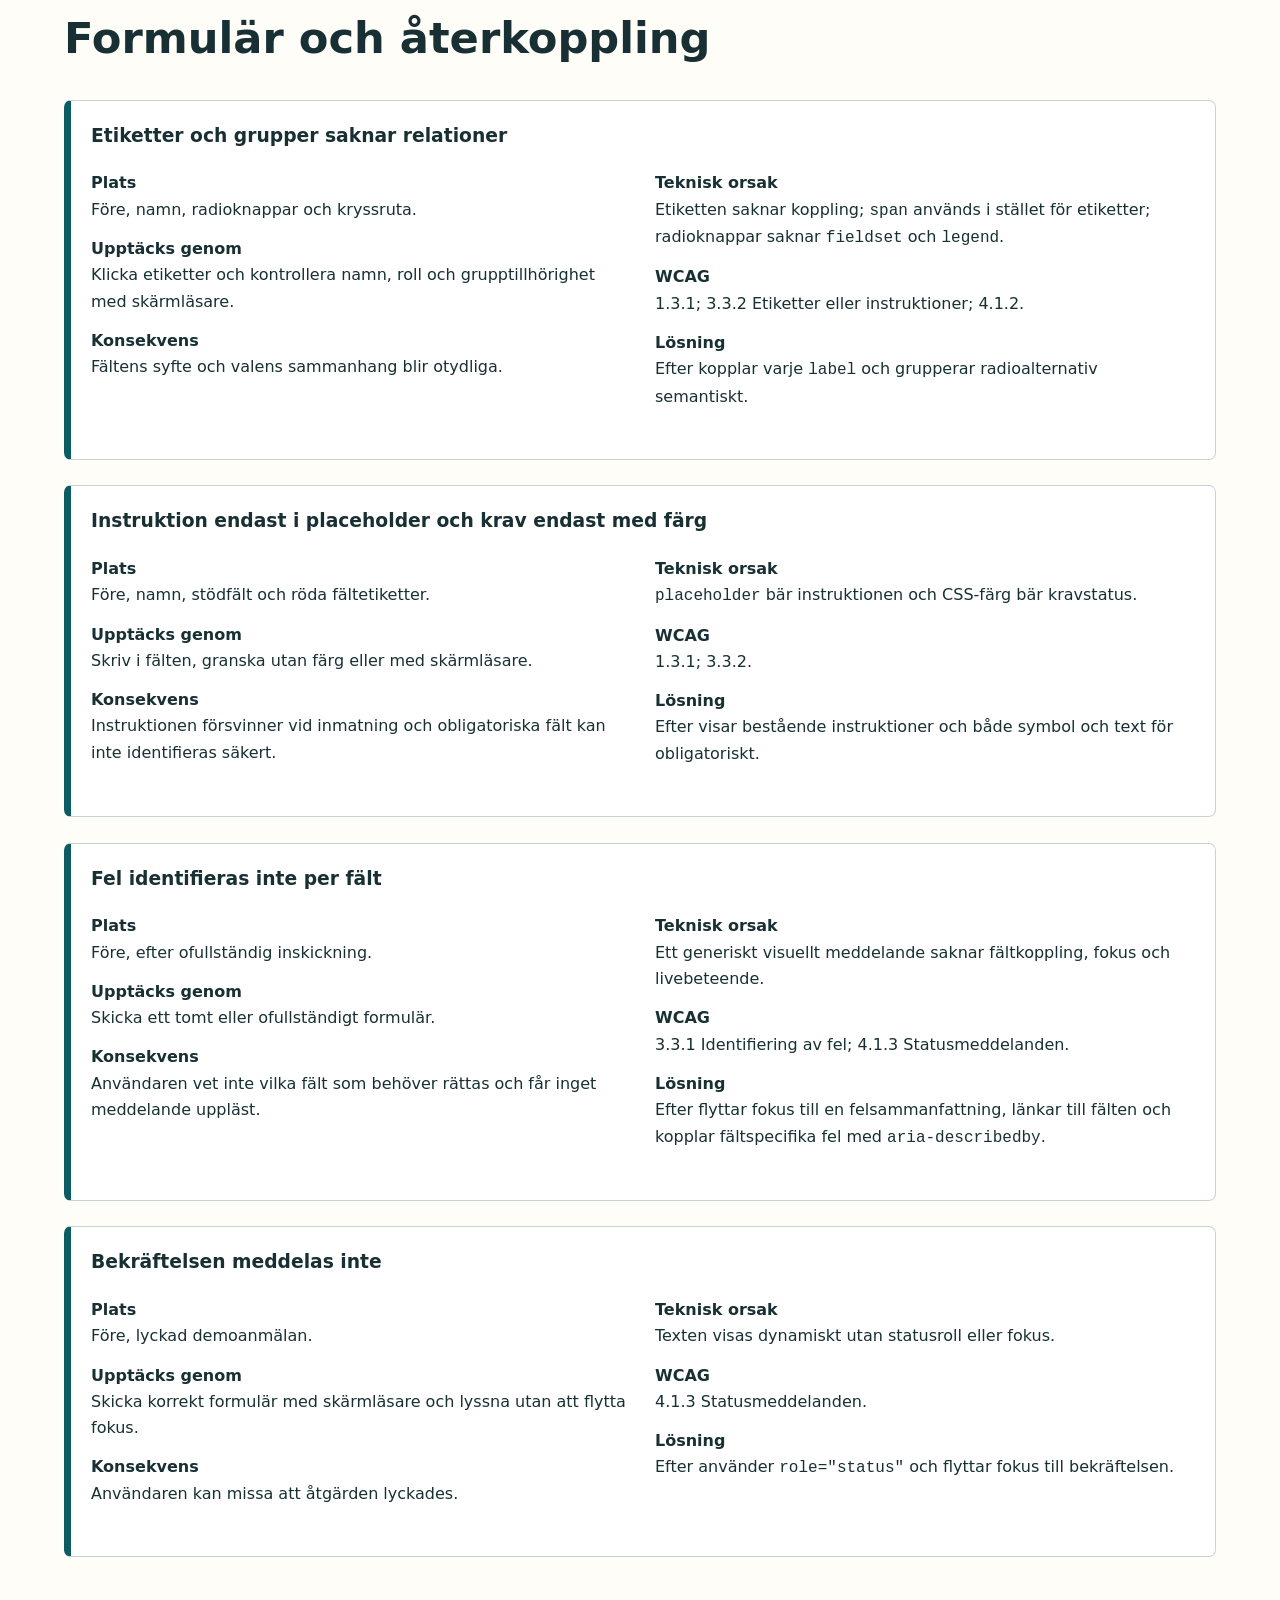
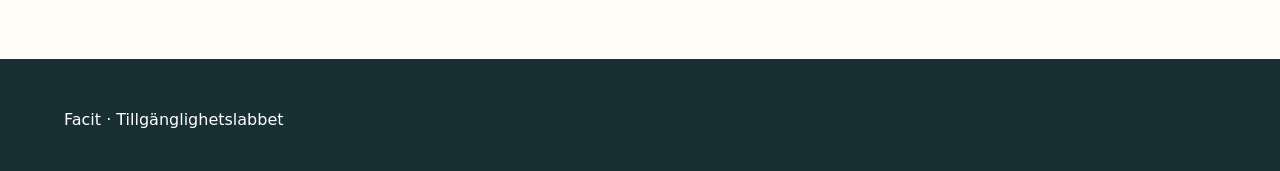
<file: facit.html>
<!doctype html><html lang="sv"><head><meta charset="utf-8"><meta name="viewport" content="width=device-width,initial-scale=1"><meta name="robots" content="noindex, nofollow"><title>Facit för utbildaren – Tillgänglighetslabbet</title><link rel="stylesheet" href="assets/styles.css"><style>.answer{margin:1rem 0 1.6rem;padding:1.25rem;border:1px solid var(--line);border-left:.45rem solid var(--teal);border-radius:.45rem;background:#fff}.answer h3{margin-top:0}.facts{display:grid;grid-template-columns:repeat(2,minmax(0,1fr));gap:.5rem 1.5rem}.facts dt{font-weight:800}.facts dd{margin:0 0 .8rem}.toc ul{columns:2}@media(max-width:42rem){.facts{grid-template-columns:1fr}.toc ul{columns:1}}</style></head><body><a class="skip" href="#main">Hoppa till huvudinnehållet</a><header class="site-header"><div class="wrap"><a class="brand" href="index.html"><span class="brand-mark" aria-hidden="true">T</span><span>Tillgänglighetslabbet</span></a></div></header><main id="main"><section class="hero"><div class="wrap"><p class="eyebrow">Endast för utbildaren</p><h1>Facit och handledarstöd</h1><p>Här dokumenteras samtliga avsiktliga brister i före-versionen och hur de har rättats. Visa inte sidan innan deltagarna har genomfört övningarna.</p></div></section><section class="section"><div class="wrap toc"><h2>Översikt</h2><ul><li><a href="#reflow">Zoom och textförstoring</a></li><li><a href="#structure">Struktur och bilder</a></li><li><a href="#keyboard">Tangentbord och fokus</a></li><li><a href="#forms">Formulär och återkoppling</a></li></ul></div></section><section class="section alt" id="reflow"><div class="wrap"><h2>Zoom och textförstoring</h2>
<article class="answer"><h3>Horisontell skrollning i en innehållsdel</h3><dl class="facts"><div><dt>Plats</dt><dd>Före, blocket om informationsträffen vid 320 pixlars visningsbredd.</dd><dt>Upptäcks genom</dt><dd>Minska visningsbredden till 320 pixlar; blocket fortsätter utanför vyn och kräver sidledes skrollning.</dd><dt>Konsekvens</dt><dd>Användaren behöver rulla i två riktningar för att läsa vanlig text och nå länken.</dd></div><div><dt>Teknisk orsak</dt><dd>Innehållsblocket får en fast bredd och fasta kolumner i den smalaste vyn.</dd><dt>WCAG</dt><dd>1.4.10 Flödesomformning.</dd><dt>Lösning</dt><dd>Efter-versionen staplar innehållet i en flexibel kolumn utan horisontell skrollning.</dd></div></dl></article>


<article class="answer"><h3>Kapat kort och knapptext</h3><dl class="facts"><div><dt>Plats</dt><dd>Före, nyhetskort och anmälningslänk.</dd><dt>Upptäcks genom</dt><dd>Testa vid 320 pixlars bredd och förstora sedan texten eller öka textavstånden; innehåll försvinner under fasta gränser.</dd><dt>Konsekvens</dt><dd>Information och länktext kan inte läsas.</dd></div><div><dt>Teknisk orsak</dt><dd>Fast höjd tillsammans med <code>overflow: hidden</code>, samt en länk med fast bredd och förbjuden radbrytning.</dd><dt>WCAG</dt><dd>1.4.4 Förändring av textstorlek; 1.4.10 Flödesomformning.</dd><dt>Lösning</dt><dd>Efter låter innehållet styra höjd, länken växa och texten radbrytas.</dd></div></dl></article></div></section>
<section class="section" id="structure"><div class="wrap"><h2>Struktur och bilder</h2>
<article class="answer"><h3>Hoppad rubriknivå</h3><dl class="facts"><div><dt>Plats</dt><dd>Före, startsidans rubrikstruktur.</dd><dt>Upptäcks genom</dt><dd>Visa rubriklistan: sidan börjar med en <code>h1</code>, men nästa nivå är <code>h3</code>; någon <code>h2</code> finns inte.</dd><dt>Konsekvens</dt><dd>Hierarkin antyder att ett överordnat avsnitt saknas och blir svårare att förstå.</dd></div><div><dt>Teknisk orsak</dt><dd>Rubriknivån hoppar direkt från <code>h1</code> till <code>h3</code>.</dd><dt>WCAG</dt><dd>1.3.1 Information och relationer.</dd><dt>Lösning</dt><dd>Efter har <code>h1</code> för sidans titel, <code>h2</code> för avsnitten och <code>h3</code> för underavsnitten.</dd></div></dl></article>
<article class="answer"><h3>Bristfällig alt-text</h3><dl class="facts"><div><dt>Plats</dt><dd>Före, kalenderbilden vid ”Nya öppettider”.</dd><dt>Upptäcks genom</dt><dd>Läs bilder med skärmläsare eller inspektera <code>alt</code>.</dd><dt>Konsekvens</dt><dd>”Bild” förmedlar inte kalenderns innebörd.</dd></div><div><dt>Teknisk orsak</dt><dd>Generisk alt-text.</dd><dt>WCAG</dt><dd>1.1.1 Icke-textuellt innehåll.</dd><dt>Lösning</dt><dd>Efter beskriver att torsdag kväll är markerad.</dd></div></dl></article>
<article class="answer"><h3>Upprepande och onödig alt-text</h3><dl class="facts"><div><dt>Plats</dt><dd>Före, bilden vid informationsträffen och färgplattan ovanför kontakt.</dd><dt>Upptäcks genom</dt><dd>Lyssna på sidan med skärmläsare.</dd><dt>Konsekvens</dt><dd>Rubriken läses om och dekorativt brus avbryter innehållet.</dd></div><div><dt>Teknisk orsak</dt><dd>Den första alt-texten upprepar rubriken; den dekorativa bilden har beskrivande alt-text.</dd><dt>WCAG</dt><dd>1.1.1.</dd><dt>Lösning</dt><dd>Efter beskriver den informativa scenen och ger dekorationen <code>alt=""</code>.</dd></div></dl></article></div></section>
<section class="section alt" id="keyboard"><div class="wrap"><h2>Tangentbord och fokus</h2>
<article class="answer"><h3>Falsk länk och musberoende meny</h3><dl class="facts"><div><dt>Plats</dt><dd>Före, ”Informationsträffar” i huvudmenyn.</dd><dt>Upptäcks genom</dt><dd>Försök nå och öppna menyn med Tab, Enter, Mellanslag och Escape.</dd><dt>Konsekvens</dt><dd>Tangentbordsanvändare kan inte nå den klickbara texten eller musutfällningen.</dd></div><div><dt>Teknisk orsak</dt><dd>Ett <code>span</code> med klickhändelse och CSS <code>:hover</code>.</dd><dt>WCAG</dt><dd>2.1.1 Tangentbord; 4.1.2 Namn, roll, värde.</dd><dt>Lösning</dt><dd>Efter använder riktig länk och knapp med <code>aria-expanded</code>; Escape stänger smalvyns meny.</dd></div></dl></article>
<article class="answer"><h3>Osynligt fokus och störd fokusordning</h3><dl class="facts"><div><dt>Plats</dt><dd>Före, samtliga kontroller; formulärets ”Avbryt”.</dd><dt>Upptäcks genom</dt><dd>Tabba genom sidan och notera var fokus börjar och om det syns.</dd><dt>Konsekvens</dt><dd>Användaren tappar sin position och länken hoppar före logiska föregångare.</dd></div><div><dt>Teknisk orsak</dt><dd>Fokuslinjen tas bort och länken har <code>tabindex="1"</code>.</dd><dt>WCAG</dt><dd>2.4.3 Fokusordning; 2.4.7 Synligt fokus.</dd><dt>Lösning</dt><dd>Efter har tydlig fokusmarkering och endast naturlig DOM-ordning.</dd></div></dl></article>
<article class="answer"><h3>Synlig etikett skiljer sig från tillgängligt namn</h3><dl class="facts"><div><dt>Plats</dt><dd>Före, knappen ”Skicka anmälan”.</dd><dt>Upptäcks genom</dt><dd>Kontrollera knappens tillgängliga namn.</dd><dt>Konsekvens</dt><dd>Talstyrning med synlig text kan misslyckas.</dd></div><div><dt>Teknisk orsak</dt><dd><code>aria-label</code> ersätter den synliga texten med en annan formulering.</dd><dt>WCAG</dt><dd>2.5.3 Etikett i namn.</dd><dt>Lösning</dt><dd>Efter låter knapptexten vara det tillgängliga namnet.</dd></div></dl></article></div></section>
<section class="section" id="forms"><div class="wrap"><h2>Formulär och återkoppling</h2>
<article class="answer"><h3>Etiketter och grupper saknar relationer</h3><dl class="facts"><div><dt>Plats</dt><dd>Före, namn, radioknappar och kryssruta.</dd><dt>Upptäcks genom</dt><dd>Klicka etiketter och kontrollera namn, roll och grupptillhörighet med skärmläsare.</dd><dt>Konsekvens</dt><dd>Fältens syfte och valens sammanhang blir otydliga.</dd></div><div><dt>Teknisk orsak</dt><dd>Etiketten saknar koppling; <code>span</code> används i stället för etiketter; radioknappar saknar <code>fieldset</code> och <code>legend</code>.</dd><dt>WCAG</dt><dd>1.3.1; 3.3.2 Etiketter eller instruktioner; 4.1.2.</dd><dt>Lösning</dt><dd>Efter kopplar varje <code>label</code> och grupperar radioalternativ semantiskt.</dd></div></dl></article>
<article class="answer"><h3>Instruktion endast i placeholder och krav endast med färg</h3><dl class="facts"><div><dt>Plats</dt><dd>Före, namn, stödfält och röda fältetiketter.</dd><dt>Upptäcks genom</dt><dd>Skriv i fälten, granska utan färg eller med skärmläsare.</dd><dt>Konsekvens</dt><dd>Instruktionen försvinner vid inmatning och obligatoriska fält kan inte identifieras säkert.</dd></div><div><dt>Teknisk orsak</dt><dd><code>placeholder</code> bär instruktionen och CSS-färg bär kravstatus.</dd><dt>WCAG</dt><dd>1.3.1; 3.3.2.</dd><dt>Lösning</dt><dd>Efter visar bestående instruktioner och både symbol och text för obligatoriskt.</dd></div></dl></article>
<article class="answer"><h3>Fel identifieras inte per fält</h3><dl class="facts"><div><dt>Plats</dt><dd>Före, efter ofullständig inskickning.</dd><dt>Upptäcks genom</dt><dd>Skicka ett tomt eller ofullständigt formulär.</dd><dt>Konsekvens</dt><dd>Användaren vet inte vilka fält som behöver rättas och får inget meddelande uppläst.</dd></div><div><dt>Teknisk orsak</dt><dd>Ett generiskt visuellt meddelande saknar fältkoppling, fokus och livebeteende.</dd><dt>WCAG</dt><dd>3.3.1 Identifiering av fel; 4.1.3 Statusmeddelanden.</dd><dt>Lösning</dt><dd>Efter flyttar fokus till en felsammanfattning, länkar till fälten och kopplar fältspecifika fel med <code>aria-describedby</code>.</dd></div></dl></article>
<article class="answer"><h3>Bekräftelsen meddelas inte</h3><dl class="facts"><div><dt>Plats</dt><dd>Före, lyckad demoanmälan.</dd><dt>Upptäcks genom</dt><dd>Skicka korrekt formulär med skärmläsare och lyssna utan att flytta fokus.</dd><dt>Konsekvens</dt><dd>Användaren kan missa att åtgärden lyckades.</dd></div><div><dt>Teknisk orsak</dt><dd>Texten visas dynamiskt utan statusroll eller fokus.</dd><dt>WCAG</dt><dd>4.1.3 Statusmeddelanden.</dd><dt>Lösning</dt><dd>Efter använder <code>role="status"</code> och flyttar fokus till bekräftelsen.</dd></div></dl></article></div></section></main><footer class="site-footer"><div class="wrap"><p>Facit · Tillgänglighetslabbet</p></div></footer></body></html>
</file>
<file: assets/styles.css>
:root{--ink:#183033;--muted:#506568;--paper:#fffdf7;--cream:#f4efe3;--teal:#0d5c63;--teal-dark:#083f45;--coral:#c4513f;--gold:#e5b957;--line:#c9d4d2;--focus:#ffbf47;--shadow:0 8px 24px rgba(22,48,51,.1)}
*{box-sizing:border-box}html{font-size:100%;scroll-behavior:smooth}body{margin:0;background:var(--paper);color:var(--ink);font:1rem/1.65 system-ui,-apple-system,BlinkMacSystemFont,"Segoe UI",sans-serif}a{color:var(--teal-dark);text-underline-offset:.18em;text-decoration-thickness:.1em}a:hover{text-decoration-thickness:.16em}a:focus-visible,button:focus-visible,input:focus-visible,select:focus-visible,textarea:focus-visible{outline:.25rem solid var(--focus);outline-offset:.2rem}img{display:block;max-width:100%;height:auto}.wrap{width:min(72rem,calc(100% - 2rem));margin-inline:auto}.skip{position:absolute;left:.75rem;top:-5rem;padding:.7rem 1rem;background:#fff;color:#000;z-index:20}.skip:focus{top:.75rem}.site-header{border-bottom:1px solid var(--line);background:#fff}.brand{display:flex;align-items:center;gap:.75rem;padding:1.1rem 0;color:var(--ink);text-decoration:none;font-weight:800;font-size:1.2rem}.brand-mark{display:grid;place-items:center;width:2.7rem;height:2.7rem;border-radius:50% 50% 18% 50%;background:var(--teal);color:white}.hero{padding:clamp(3rem,7vw,6.5rem) 0;background:linear-gradient(135deg,#e8f2ef 0 58%,#f8e7d8 58%)}.eyebrow{font-weight:800;letter-spacing:.08em;text-transform:uppercase;color:var(--teal);font-size:.82rem}.hero h1{max-width:15ch;margin:.2rem 0 1rem;font-size:clamp(2.35rem,7vw,5.2rem);line-height:1.02;letter-spacing:-.045em}.hero p{max-width:54rem;font-size:1.18rem}.notice{margin-top:1.5rem;padding:1rem 1.2rem;border-left:.45rem solid var(--coral);background:#fff7f1}.section{padding:clamp(2.5rem,6vw,5rem) 0}.section.alt{background:var(--cream)}.section h2{font-size:clamp(1.7rem,4vw,2.7rem);line-height:1.15}.cards{display:grid;grid-template-columns:repeat(2,minmax(0,1fr));gap:1.4rem}.card{padding:clamp(1.2rem,3vw,2rem);border:1px solid var(--line);border-radius:.85rem;background:white;box-shadow:var(--shadow)}.card h3{margin-top:0;font-size:1.45rem}.actions{display:flex;flex-wrap:wrap;gap:.7rem;margin-top:1.2rem}.button{display:inline-block;padding:.72rem 1rem;border:2px solid var(--teal);border-radius:.35rem;background:var(--teal);color:#fff;font-weight:750;text-decoration:none}.button.secondary{background:#fff;color:var(--teal-dark)}.steps{padding-left:1.4rem}.key-grid{display:grid;grid-template-columns:repeat(3,minmax(0,1fr));gap:.8rem}.key{padding:1rem;border-radius:.55rem;background:white;border:1px solid var(--line)}kbd{padding:.15rem .4rem;border:1px solid #9aa;border-bottom-width:3px;border-radius:.25rem;background:#fff;font:inherit;font-weight:800}.privacy{display:flex;gap:1rem;align-items:flex-start}.privacy-icon{flex:none;font-size:1.7rem}.site-footer{padding:2rem 0;background:var(--ink);color:white}.site-footer a{color:white}@media(max-width:44rem){.cards,.key-grid{grid-template-columns:1fr}.hero{background:linear-gradient(160deg,#e8f2ef 0 68%,#f8e7d8 68%)}}
</file>
<file: after/styles.css>
:root{--ink:#193236;--muted:#52676a;--paper:#fffdf8;--teal:#0d5c63;--teal-dark:#083f45;--coral:#b84b3b;--sand:#f1eadc;--line:#c5d2d0;--focus:#ffbf47}*{box-sizing:border-box}html{font-size:100%}body{margin:0;background:var(--paper);color:var(--ink);font:1rem/1.65 system-ui,-apple-system,"Segoe UI",sans-serif}img{max-width:100%;height:auto;display:block}a{color:var(--teal-dark);text-underline-offset:.18em;text-decoration-thickness:.1em}a:hover{text-decoration-thickness:.16em}a:focus-visible,button:focus-visible,input:focus-visible,select:focus-visible,textarea:focus-visible,summary:focus-visible{outline:.25rem solid var(--focus);outline-offset:.2rem}.wrap{width:min(70rem,calc(100% - 2rem));margin-inline:auto}.skip{position:absolute;top:-6rem;left:1rem;padding:.7rem 1rem;background:white;color:#000;z-index:30}.skip:focus{top:1rem}.version{padding:.6rem 0;background:#dff2e9;color:#103c34;font-weight:800;border-bottom:1px solid #a9d4c2}.version .wrap{display:flex;flex-wrap:wrap;justify-content:space-between;gap:.5rem 1.5rem}.header{background:#fff;border-bottom:1px solid var(--line)}.header-row{display:flex;align-items:center;justify-content:space-between;gap:1.5rem;padding:1rem 0}.brand{display:flex;align-items:center;gap:.65rem;color:var(--ink);text-decoration:none;font-size:1.16rem;font-weight:850}.mark{display:grid;place-items:center;width:2.5rem;height:2.5rem;border-radius:50% 50% 18% 50%;background:var(--teal);color:#fff}.menu-button{display:none;padding:.65rem .85rem;border:2px solid var(--teal);background:#fff;border-radius:.3rem;font:inherit;font-weight:750;color:var(--teal-dark)}.nav ul{display:flex;flex-wrap:wrap;gap:.25rem 1.3rem;margin:0;padding:0;list-style:none}.nav a{display:block;padding:.65rem .1rem;font-weight:700}.hero{padding:clamp(2.5rem,6vw,5.5rem) 0;background:linear-gradient(135deg,#e5f1ee 0 67%,#f3e5d7 67%)}.eyebrow{font-weight:800;letter-spacing:.07em;text-transform:uppercase;font-size:.8rem;color:var(--teal)}h1{max-width:17ch;font-size:clamp(2.3rem,6vw,4.6rem);line-height:1.04;letter-spacing:-.04em;margin:.25rem 0 1rem}.lead{max-width:48rem;font-size:1.18rem}.section{padding:clamp(2.5rem,6vw,5rem) 0}.section.alt{background:var(--sand)}.section h2{font-size:clamp(1.65rem,4vw,2.5rem);line-height:1.15}.grid{display:grid;grid-template-columns:repeat(3,minmax(0,1fr));gap:1.2rem}.card{padding:1.5rem;border:1px solid var(--line);border-radius:.7rem;background:#fff}.card h3{margin-top:0}.image-layout{display:grid;grid-template-columns:minmax(0,1.25fr) minmax(16rem,.75fr);gap:2rem;align-items:center}.image-layout img{border-radius:.7rem}.button{display:inline-block;padding:.72rem 1rem;border:2px solid var(--teal);border-radius:.3rem;background:var(--teal);color:#fff;font-weight:800;text-decoration:none}.contact{display:grid;grid-template-columns:1fr 1fr;gap:2rem}.footer{background:var(--ink);color:white;padding:2rem 0}.footer a{color:white}.decorative{width:100%;height:4rem;background:linear-gradient(100deg,var(--teal),#66a99c 54%,#edb169);border-radius:.7rem}
form{max-width:45rem}.field{margin:0 0 1.25rem}label,.label{display:block;margin-bottom:.35rem;font-weight:750}input,select,textarea{width:100%;min-height:2.8rem;padding:.65rem;border:2px solid #718486;border-radius:.25rem;background:#fff;color:var(--ink);font:inherit}textarea{min-height:8rem}.hint{display:block;color:var(--muted);margin:.25rem 0 .4rem}.required{color:#8c281d;font-weight:800}fieldset{margin:0 0 1.4rem;padding:1rem;border:1px solid #8aa}legend{padding:0 .35rem;font-weight:800}.choice{display:flex;align-items:flex-start;gap:.6rem;margin:.6rem 0}.choice input{width:1.25rem;min-height:1.25rem;margin-top:.2rem}.choice label{font-weight:400}.error-summary{margin-bottom:1.5rem;padding:1rem 1.2rem;border:3px solid #b42318;background:#fff1ef}.error{color:#9c241a;font-weight:700}.field-error{border-color:#b42318}.success{margin-top:1.5rem;padding:1rem 1.2rem;border-left:.4rem solid #1a765c;background:#e3f5ed}.hidden{display:none}.back{margin:1.2rem 0}.js .nav[data-collapsible="true"]{display:block}@media(max-width:48rem){.grid{grid-template-columns:1fr}.image-layout,.contact{grid-template-columns:1fr}.menu-button{display:block}.js .nav[data-collapsible="true"]{display:none}.js .nav[data-collapsible="true"].open{display:block}.header-row{flex-wrap:wrap}.nav{width:100%}.nav ul{display:block}.nav a{padding:.65rem 0;border-top:1px solid var(--line)}}
</file>
<file: assets/demo-extras.css>
.visually-hidden{position:absolute!important;width:1px!important;height:1px!important;padding:0!important;margin:-1px!important;overflow:hidden!important;clip:rect(0,0,0,0)!important;white-space:nowrap!important;border:0!important}.mini-graphic{width:8rem;margin:.5rem 0 1rem}
</file>
<file: before/styles.css>
:root{--ink:#193236;--paper:#fffdf8;--teal:#0d5c63;--sand:#f1eadc;--line:#c5d2d0}
*{box-sizing:border-box}body{margin:0;background:var(--paper);color:var(--ink);font:16px/1.55 Arial,sans-serif}img{display:block;max-width:100%;height:auto}a{color:#084950}
.wrap{width:min(1000px,calc(100% - 32px));margin:0 auto}.version{padding:9px 0;background:#ffe2dc;color:#671f18;font-weight:bold;border-bottom:1px solid #dba59b}.version .wrap{display:flex;flex-wrap:wrap;justify-content:space-between;gap:6px 18px}
.header{background:#fff;border-bottom:1px solid var(--line)}.header-row{min-height:78px;display:flex;flex-wrap:wrap;align-items:center;justify-content:space-between;gap:12px 24px;padding:12px 0}.brand{display:flex;align-items:center;gap:10px;color:var(--ink);text-decoration:none;font-size:19px;font-weight:bold}.mark{display:grid;flex:0 0 auto;place-items:center;width:40px;height:40px;border-radius:50% 50% 18% 50%;background:var(--teal);color:white}
.nav{position:relative}.nav ul{display:flex;flex-wrap:wrap;gap:8px 24px;margin:0;padding:0;list-style:none}.nav a{font-weight:bold}.mouse-menu{position:absolute;right:0;top:34px;width:220px;padding:12px;background:white;border:1px solid #999;box-shadow:0 7px 20px #0002;display:none;z-index:4}.menu-hover:hover .mouse-menu{display:block}
.hero{padding:clamp(42px,8vw,65px) 0;background:linear-gradient(135deg,#e5f1ee 0 67%,#f3e5d7 67%)}.eyebrow{font-weight:bold;text-transform:uppercase;color:var(--teal);font-size:13px}.title-like{max-width:720px;font-size:clamp(40px,8vw,62px);line-height:1.02;font-weight:bold;margin:8px 0 18px}.lead{max-width:730px;font-size:19px}.section{padding:clamp(42px,7vw,60px) 0}.section.alt{background:var(--sand)}.heading-like{font-size:clamp(30px,6vw,36px);line-height:1.15;font-weight:bold;margin:0 0 24px}.subheading-like{font-size:22px;font-weight:bold;margin:0 0 9px}
.grid{display:grid;grid-template-columns:repeat(3,minmax(0,1fr));gap:20px}.card{height:250px;overflow:hidden;padding:24px;border:1px solid var(--line);border-radius:10px;background:white}.card h4{margin-top:0;font-size:22px}.image-layout{display:grid;grid-template-columns:minmax(0,2fr) minmax(250px,1fr);gap:40px;align-items:center}.image-layout img{width:100%;border-radius:10px}.action{display:inline-block;width:302px;max-width:100%;height:44px;overflow:hidden;padding:10px;border-radius:4px;background:var(--teal);color:white;font-weight:bold;text-decoration:none;white-space:nowrap}.contact{display:grid;grid-template-columns:1fr 1fr;gap:50px}.footer{background:var(--ink);color:white;padding:32px 0}.footer a{color:white}.decorative{width:100%;height:64px;object-fit:cover;border-radius:10px}
a:focus,button:focus,input:focus,select:focus,textarea:focus{outline:0}.fake-link{color:#084950;text-decoration:underline;cursor:pointer}.back{margin:18px 0}
form{width:min(680px,100%)}.field{margin-bottom:18px}label,.label{display:block;margin-bottom:5px;font-weight:bold}input,select,textarea{width:100%;height:44px;padding:10px;border:1px solid #718486;font:inherit}textarea{height:110px}.hint{display:block;color:#52676a;margin:3px 0}.required label{color:#a0271d}fieldset{border:0;padding:0;margin:0 0 20px}legend{font-weight:bold;padding:0}.choice{margin:6px 0}.choice input{width:auto;height:auto}.choice label{display:inline;font-weight:normal}.error-box{margin:18px 0;padding:12px;background:#fff1ef;color:#a0271d}.success{margin-top:18px;padding:14px;background:#e3f5ed}.hidden{display:none}.send{padding:12px 18px;border:0;background:var(--teal);color:white;font:inherit;font-weight:bold;cursor:pointer}.early{position:absolute;left:750px;top:188px}
@media(max-width:760px){.header-row{align-items:flex-start}.nav{width:100%}.nav ul{gap:8px 18px}.mouse-menu{left:0;right:auto}.grid{grid-template-columns:1fr}.card{height:260px}.image-layout,.contact{grid-template-columns:1fr;gap:28px}.image-layout img{max-height:360px;object-fit:cover}.early{position:static;display:inline-block;margin-left:14px}}
@media(max-width:420px){.wrap{width:min(100% - 24px,1000px)}.brand{font-size:17px}.nav ul{display:grid;grid-template-columns:1fr}.title-like{font-size:38px}.card{height:168px;padding:20px}.image-layout{width:520px;grid-template-columns:300px 190px;gap:30px}.image-layout img{height:230px;object-fit:cover}.action{width:390px;max-width:none}}
</file>
